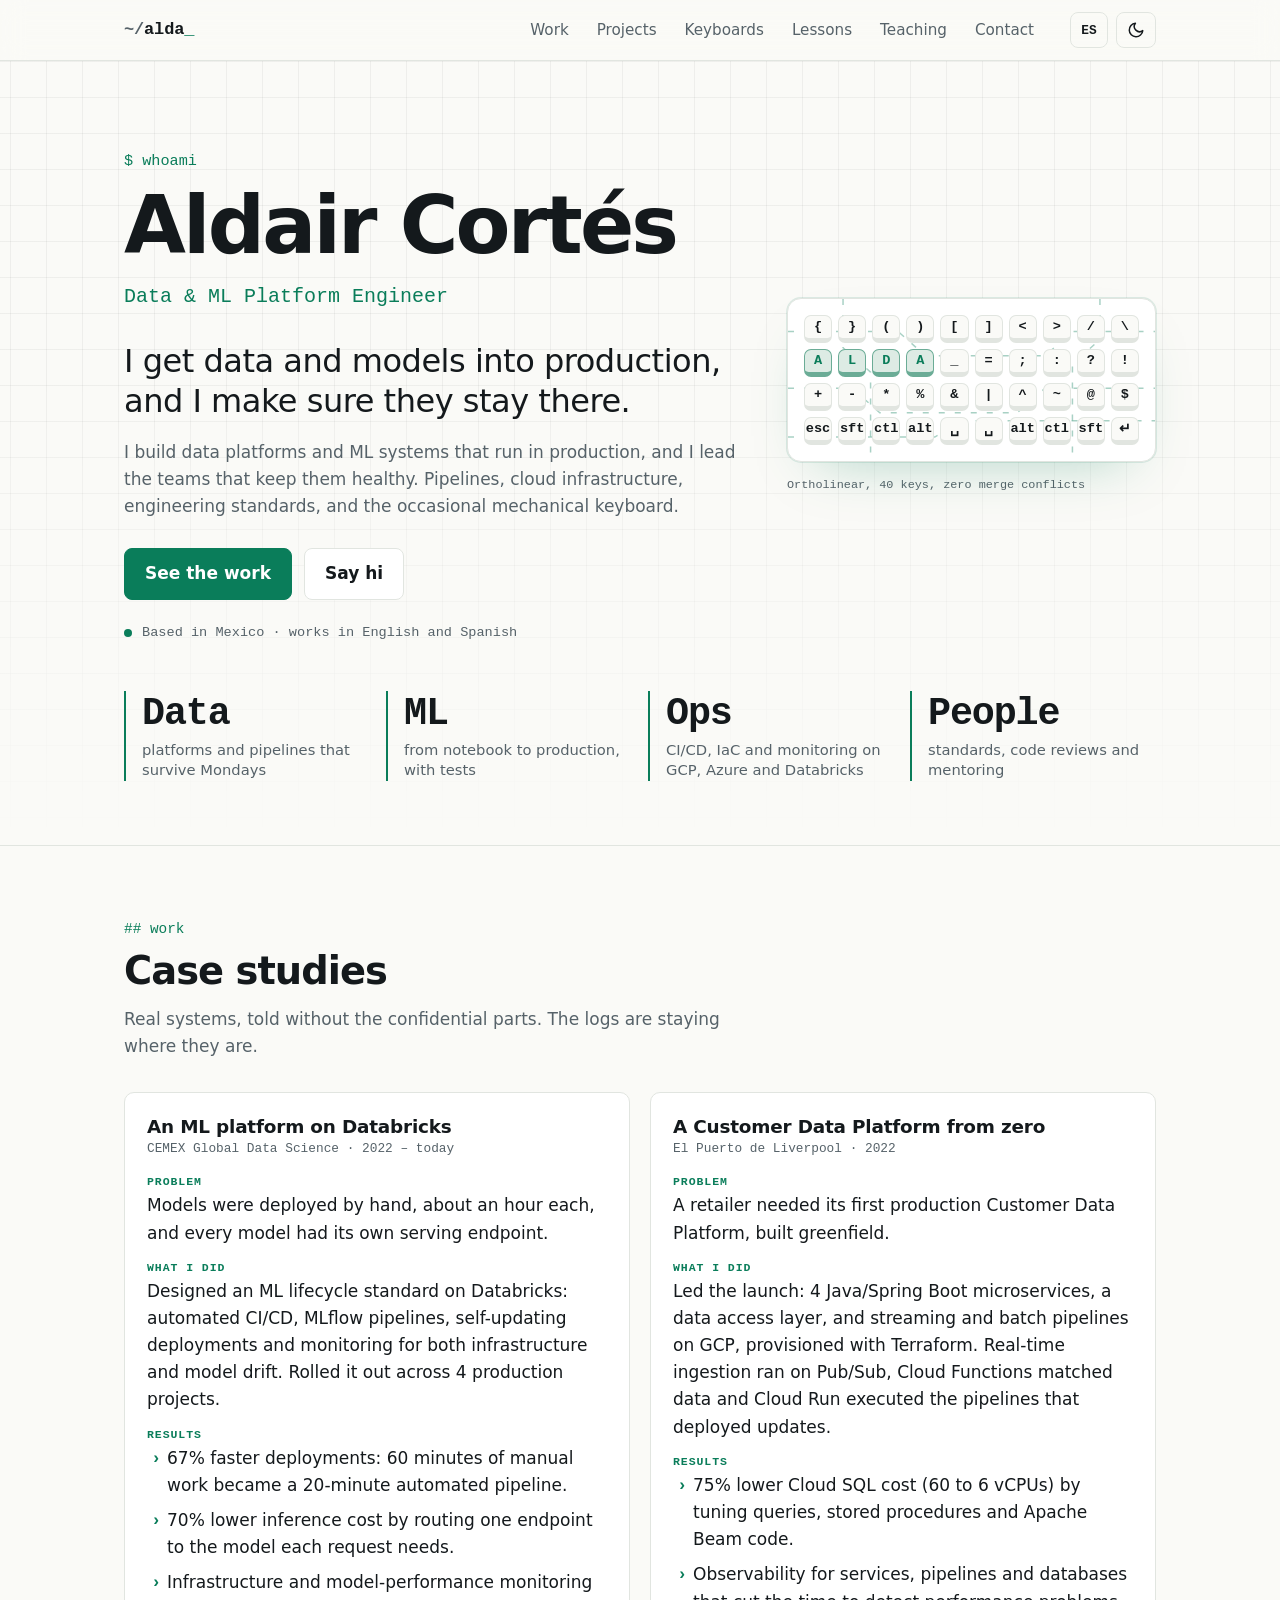
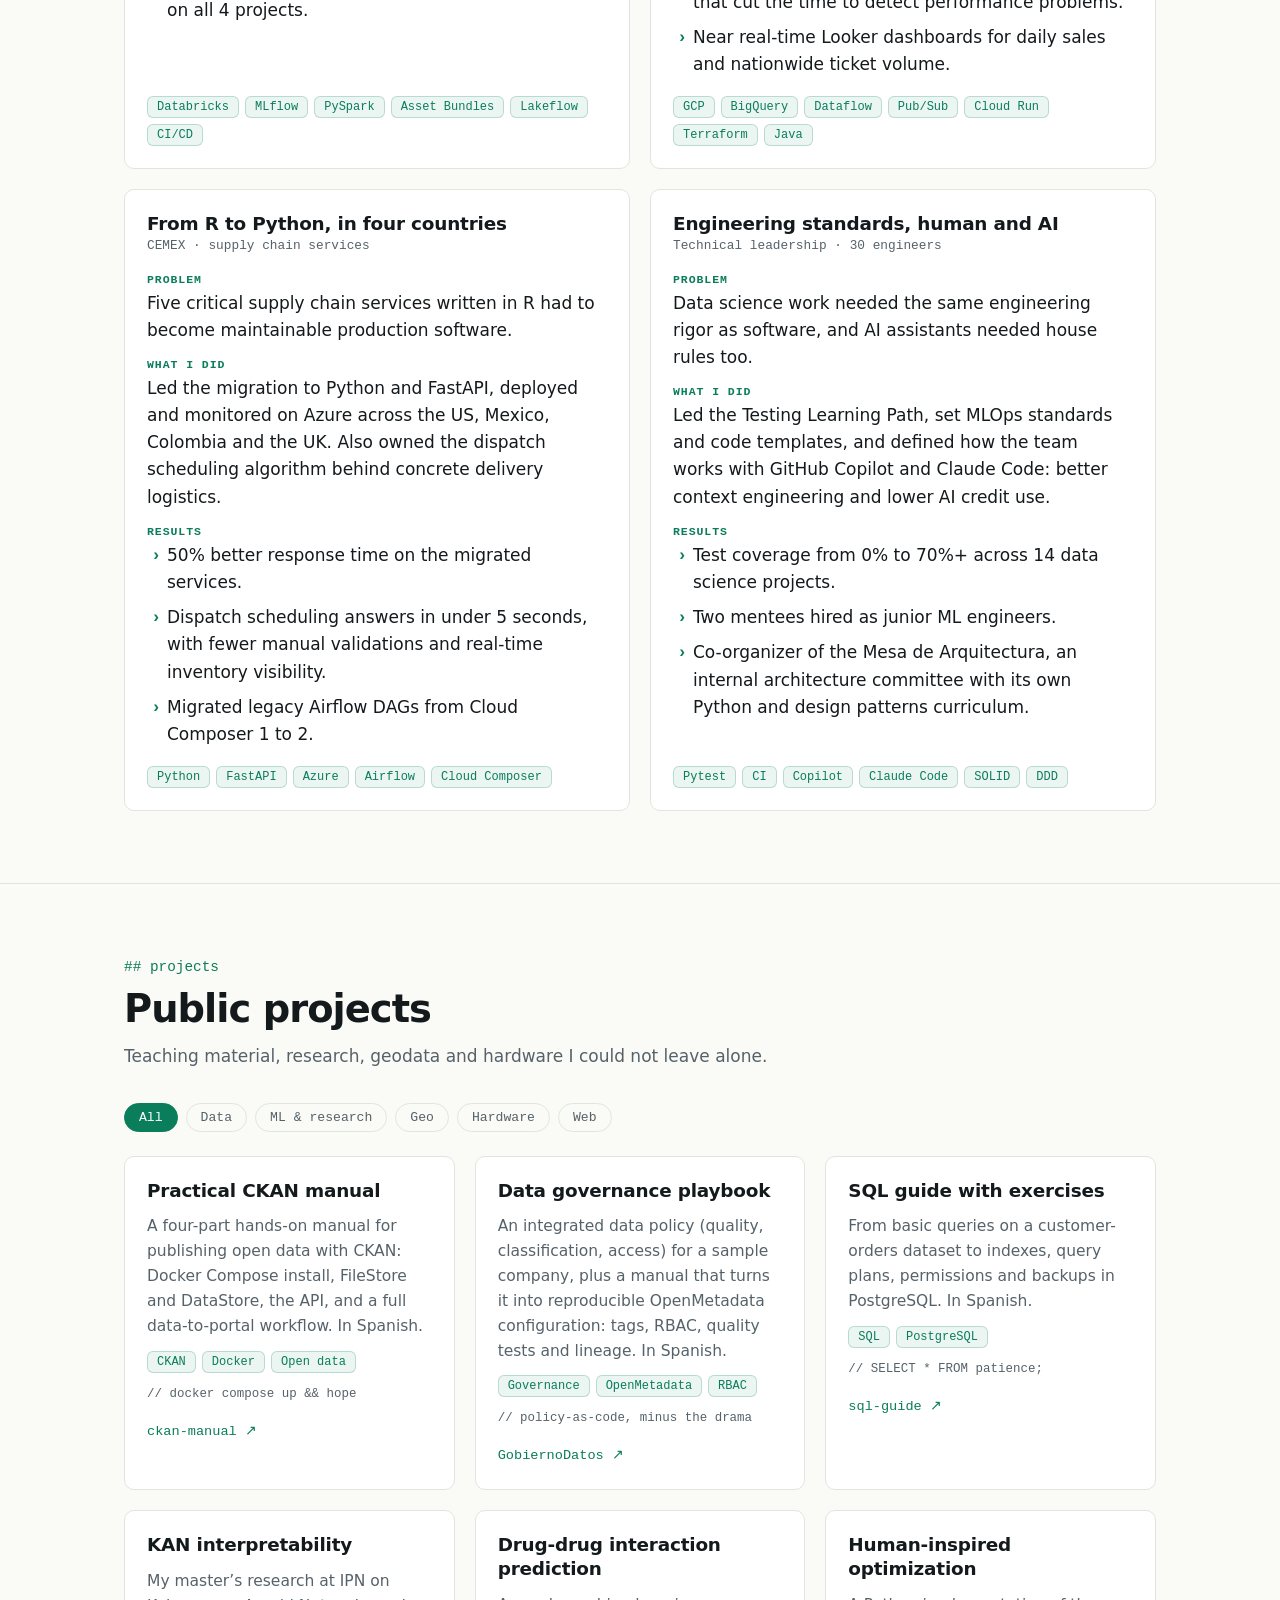
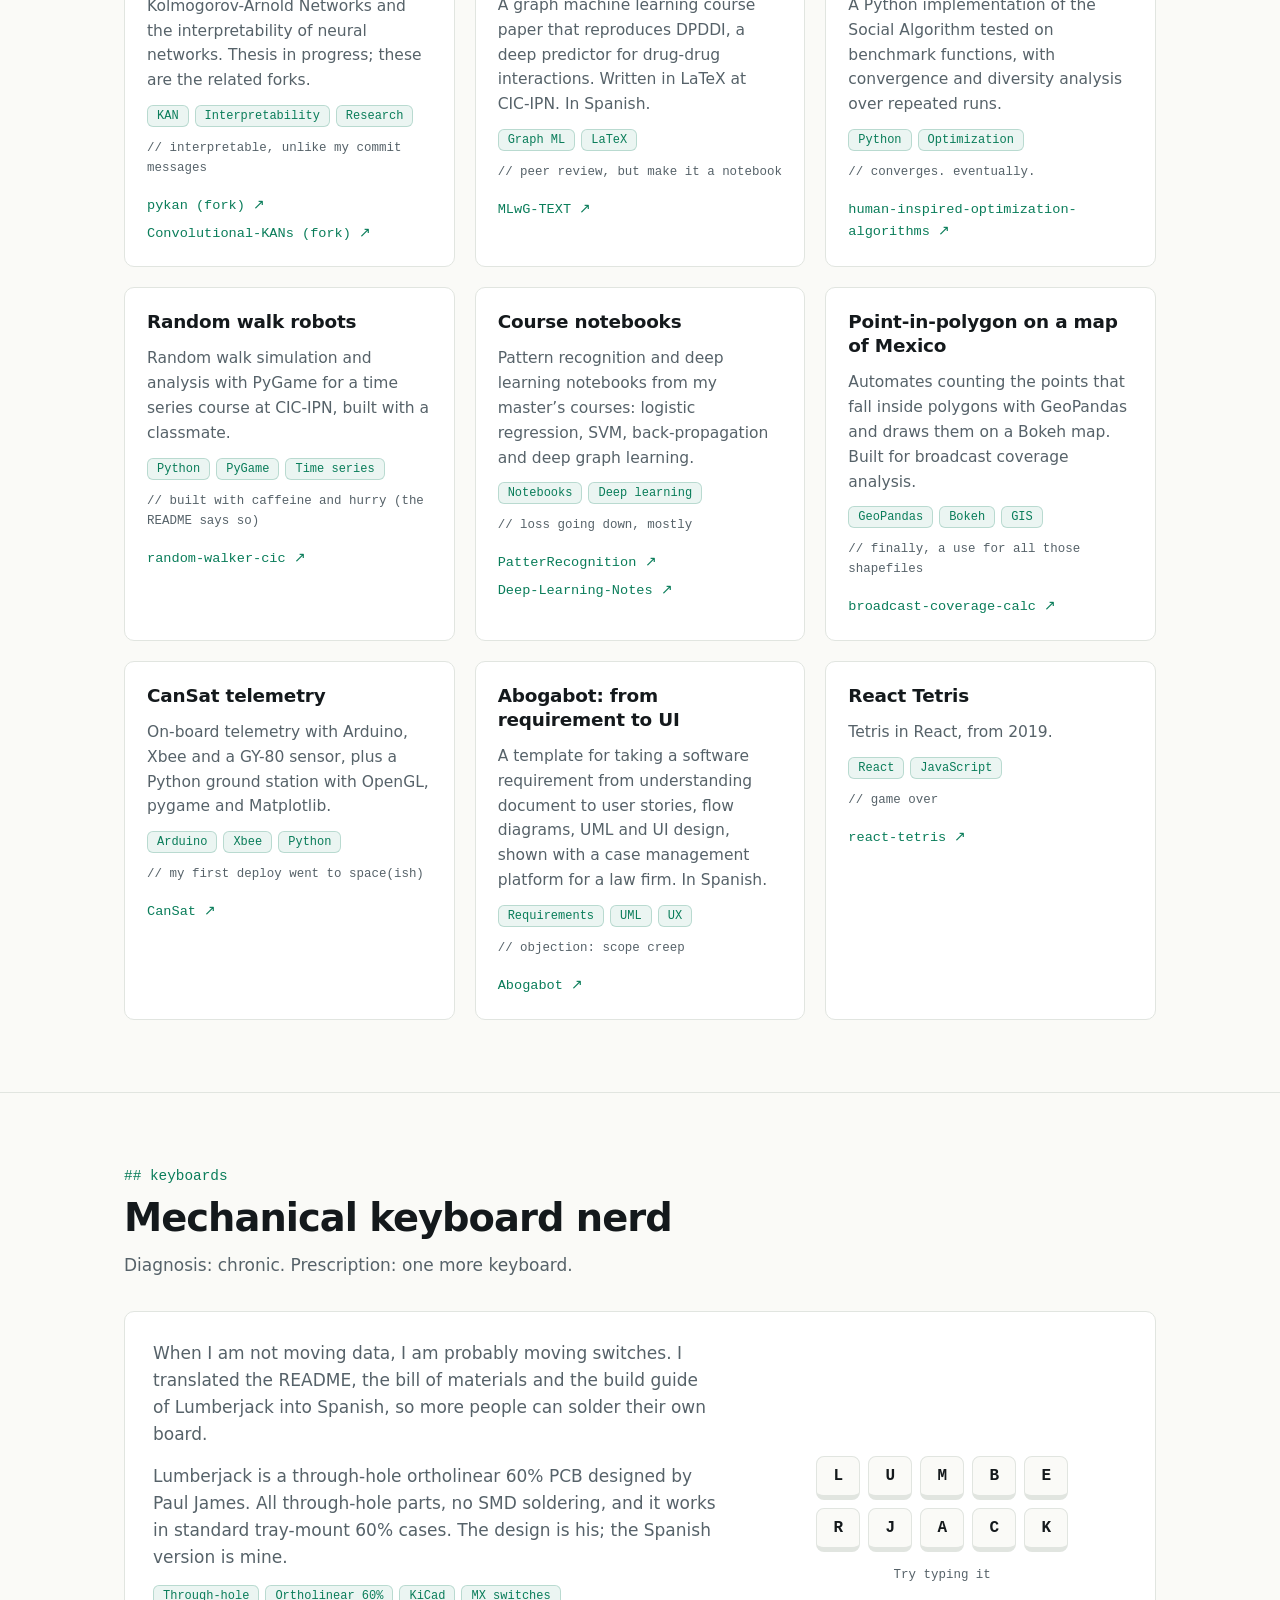
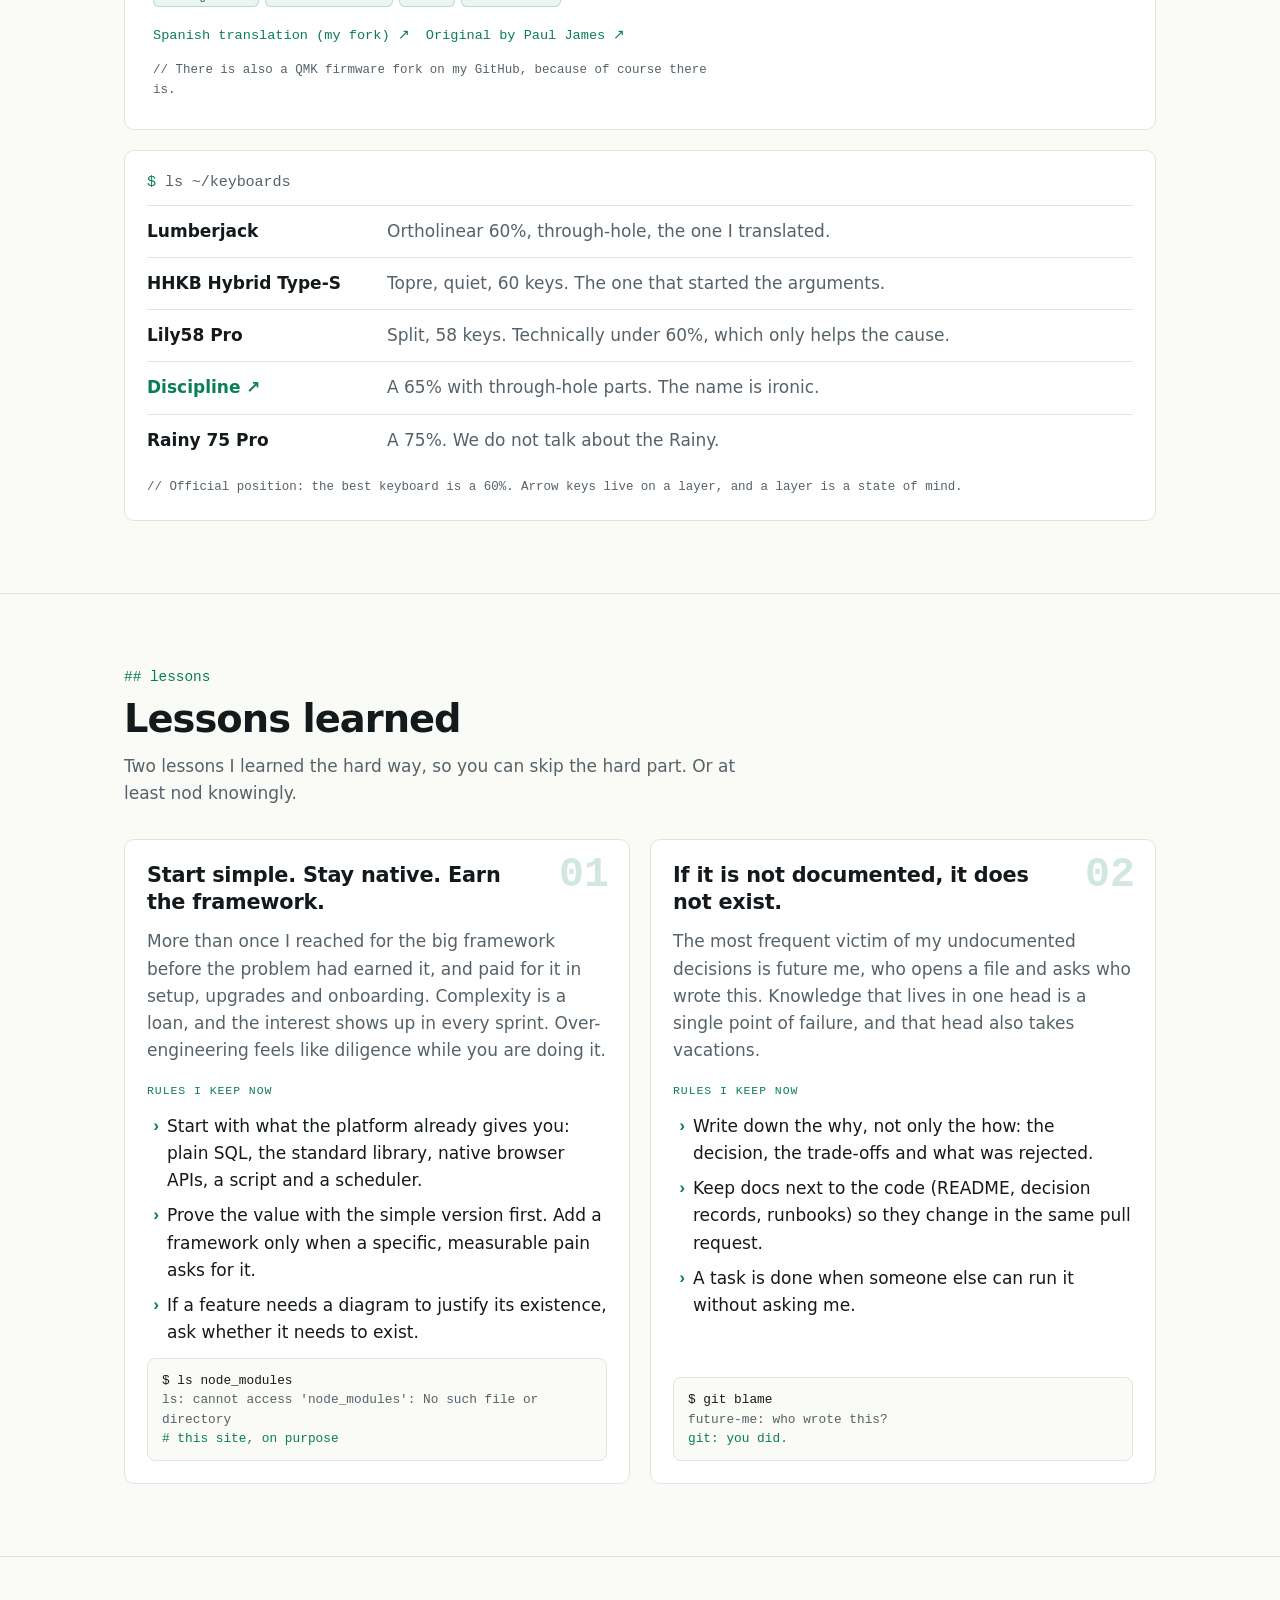
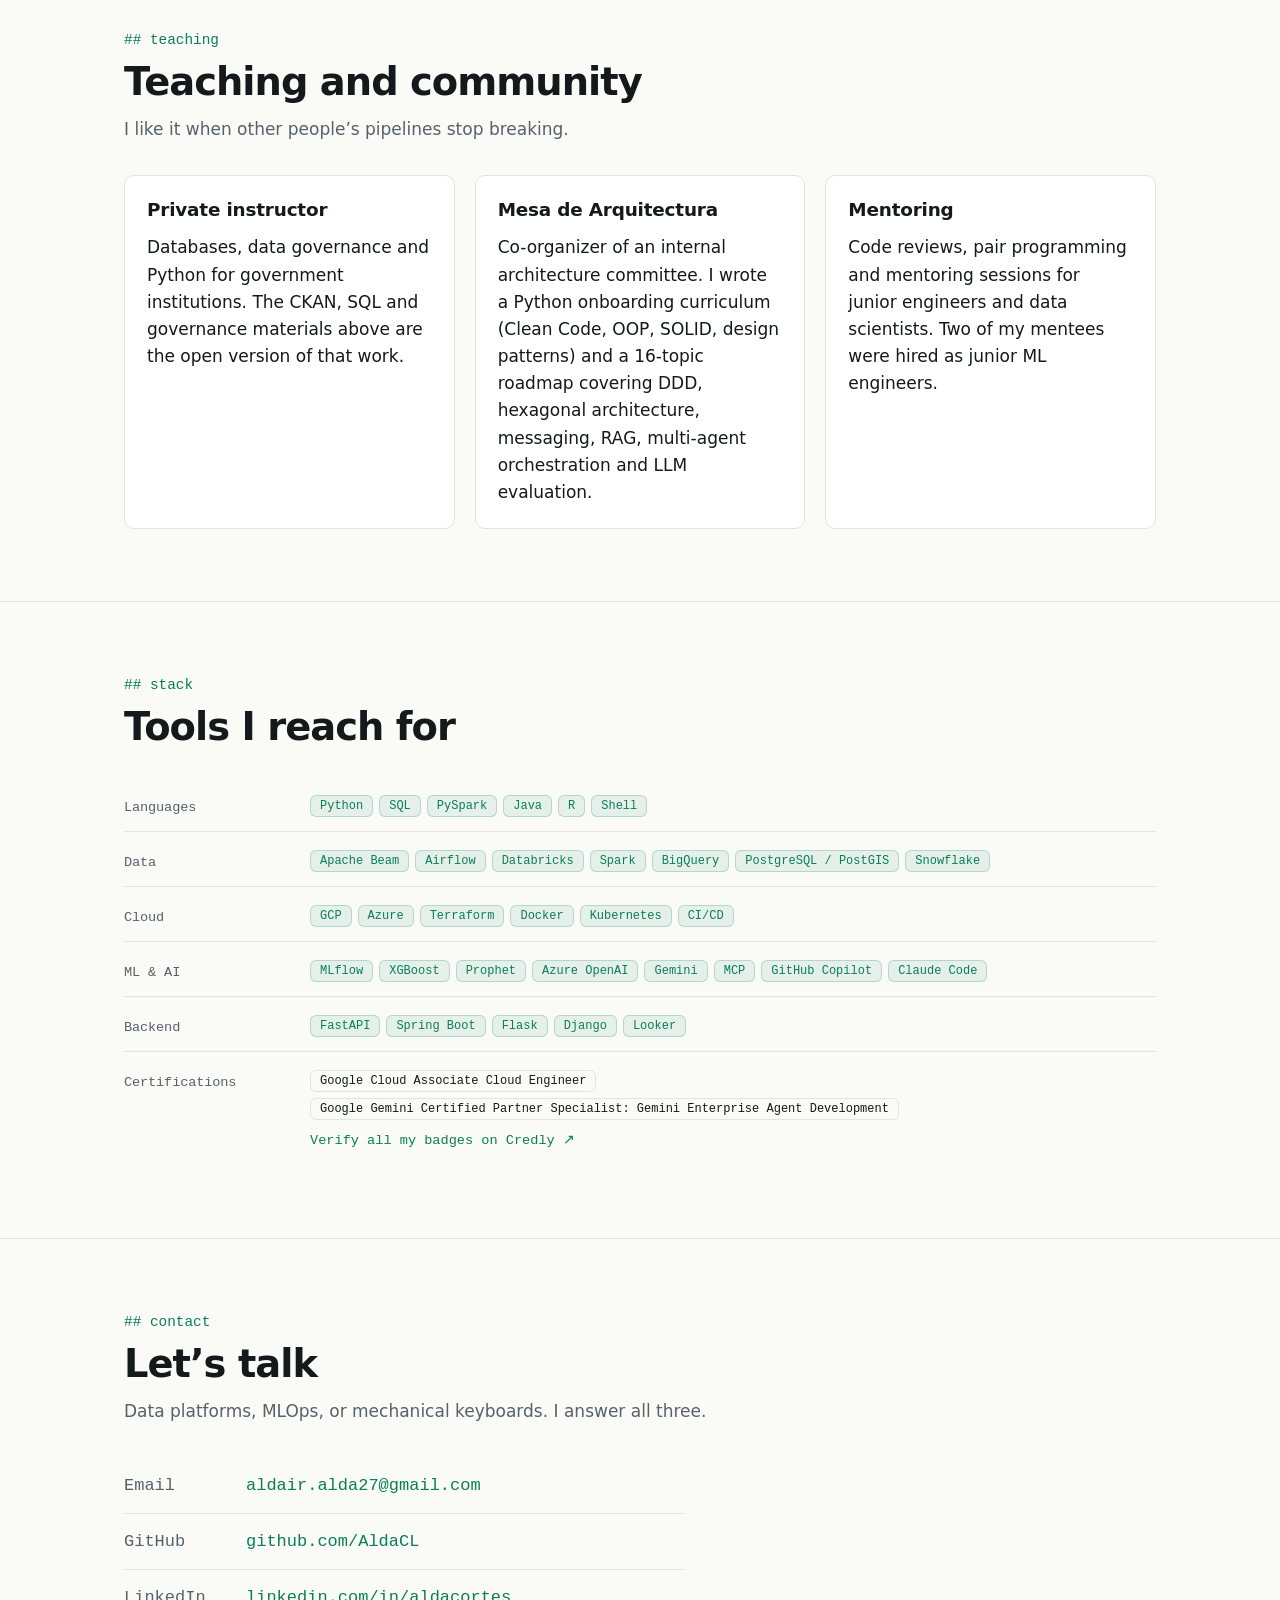
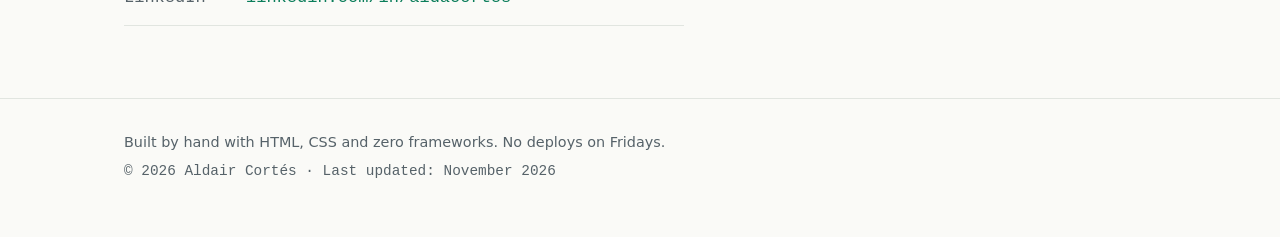
<file: index.html>
<!doctype html>
<html lang="en" data-theme="dark">
<head>
<meta charset="utf-8">
<meta name="viewport" content="width=device-width, initial-scale=1">
<title>Aldair Cortés — Data &amp; ML Platform Engineer</title>
<meta name="description" content="Data and ML platform engineer. Technical lead for 30 engineers. I build data pipelines and ML systems on GCP, Azure and Databricks, and I teach data governance, SQL and Python.">
<link rel="canonical" href="https://aldacl.github.io/">
<link rel="alternate" hreflang="en" href="https://aldacl.github.io/">
<link rel="alternate" hreflang="es" href="https://aldacl.github.io/es/">
<link rel="alternate" hreflang="x-default" href="https://aldacl.github.io/">
<meta property="og:type" content="website">
<meta property="og:title" content="Aldair Cortés — Data &amp; ML Platform Engineer">
<meta property="og:description" content="Data and ML platform engineer. Technical lead for 30 engineers. I build data pipelines and ML systems on GCP, Azure and Databricks, and I teach data governance, SQL and Python.">
<meta property="og:url" content="https://aldacl.github.io/">
<meta property="og:locale" content="en_US">
<meta property="og:locale:alternate" content="es_MX">
<meta name="twitter:card" content="summary">
<meta name="color-scheme" content="dark light">
<link rel="icon" href="assets/favicon.svg" type="image/svg+xml">
<script>(function(){try{var t=localStorage.getItem('theme');if(!t){t=matchMedia('(prefers-color-scheme: light)').matches?'light':'dark';}document.documentElement.setAttribute('data-theme',t);}catch(e){}})();</script>
<link rel="stylesheet" href="assets/styles.css">
<script type="application/ld+json">{"@context":"https://schema.org","@type":"Person","name":"Aldair Cortés","url":"https://aldacl.github.io/","jobTitle":"Data & ML Platform Engineer","sameAs":["https://github.com/AldaCL","https://linkedin.com/in/aldacortes","https://www.credly.com/users/aldair-cortes/badges"],"knowsAbout":["Data engineering","MLOps","Databricks","Google Cloud","Azure","Python","Data governance"]}</script>
</head>
<body>
<a class="skip" href="#main">Skip to content</a>
<header class="site-header">
  <div class="wrap bar">
    <a class="brand" href="#top" aria-label="Aldair Cortés"><span class="brand-path">~/</span>alda<span class="cursor" aria-hidden="true">_</span></a>
    <nav class="nav" aria-label="Main">
      <a href="#work">Work</a>
      <a href="#projects">Projects</a>
      <a href="#keyboards">Keyboards</a>
      <a href="#lessons">Lessons</a>
      <a href="#teaching">Teaching</a>
      <a href="#contact">Contact</a>
    </nav>
    <div class="controls">
      <a class="btn-ghost lang" href="es/" hreflang="es" lang="es" data-lang="es" title="Leer en español">ES</a>
      <button class="btn-ghost theme" type="button" aria-label="Toggle light / dark theme" title="Toggle light / dark theme">
        <svg class="i-sun" viewBox="0 0 24 24" width="18" height="18" aria-hidden="true"><circle cx="12" cy="12" r="4" fill="none" stroke="currentColor" stroke-width="2"/><path d="M12 2v2M12 20v2M4.9 4.9l1.4 1.4M17.7 17.7l1.4 1.4M2 12h2M20 12h2M4.9 19.1l1.4-1.4M17.7 6.3l1.4-1.4" stroke="currentColor" stroke-width="2" stroke-linecap="round"/></svg>
        <svg class="i-moon" viewBox="0 0 24 24" width="18" height="18" aria-hidden="true"><path d="M21 12.8A9 9 0 1 1 11.2 3a7 7 0 0 0 9.8 9.8z" fill="none" stroke="currentColor" stroke-width="2" stroke-linejoin="round"/></svg>
      </button>
    </div>
  </div>
</header>
<main id="main">
<section class="hero" id="top">
  <div class="wrap">
    <div class="hero-grid">
      <div class="hero-copy">
        <p class="kicker mono">$ whoami</p>
        <h1>Aldair Cortés</h1>
        <p class="role mono">Data &amp; ML Platform Engineer</p>
        <p class="lead">I get data and models into production, and I make sure they stay there.</p>
        <p class="sub">I build data platforms and ML systems that run in production, and I lead the teams that keep them healthy. Pipelines, cloud infrastructure, engineering standards, and the occasional mechanical keyboard.</p>
        <div class="cta">
          <a class="btn primary" href="#work">See the work</a>
          <a class="btn" href="#contact">Say hi</a>
        </div>
        <p class="status mono"><span class="dot" aria-hidden="true"></span>Based in Mexico · works in English and Spanish</p>
      </div>
      <div class="hero-art">
        <div class="art" data-art="keys" aria-hidden="true">
    <div class="board">
      <svg class="traces" viewBox="0 0 400 200" preserveAspectRatio="none" focusable="false">
        <path d="M0 40H120L150 70H280L310 40H400"/>
        <path d="M0 110H70L100 140H250L280 110H400"/>
        <path d="M0 170H160L190 150H400"/>
        <path d="M60 0V60L90 90V200"/>
        <path d="M340 0V50L310 80V200"/>
      </svg>
      <div class="keys"><span class="k" style="--d:0">{</span><span class="k" style="--d:1">}</span><span class="k" style="--d:2">(</span><span class="k" style="--d:3">)</span><span class="k" style="--d:4">[</span><span class="k" style="--d:5">]</span><span class="k" style="--d:6">&lt;</span><span class="k" style="--d:7">&gt;</span><span class="k" style="--d:8">/</span><span class="k" style="--d:9">\</span><span class="k hot" style="--d:1">A</span><span class="k hot" style="--d:2">L</span><span class="k hot" style="--d:3">D</span><span class="k hot" style="--d:4">A</span><span class="k" style="--d:5">_</span><span class="k" style="--d:6">=</span><span class="k" style="--d:7">;</span><span class="k" style="--d:8">:</span><span class="k" style="--d:9">?</span><span class="k" style="--d:10">!</span><span class="k" style="--d:2">+</span><span class="k" style="--d:3">-</span><span class="k" style="--d:4">*</span><span class="k" style="--d:5">%</span><span class="k" style="--d:6">&amp;</span><span class="k" style="--d:7">|</span><span class="k" style="--d:8">^</span><span class="k" style="--d:9">~</span><span class="k" style="--d:10">@</span><span class="k" style="--d:11">$</span><span class="k" style="--d:3">esc</span><span class="k" style="--d:4">sft</span><span class="k" style="--d:5">ctl</span><span class="k" style="--d:6">alt</span><span class="k" style="--d:7">␣</span><span class="k" style="--d:8">␣</span><span class="k" style="--d:9">alt</span><span class="k" style="--d:10">ctl</span><span class="k" style="--d:11">sft</span><span class="k" style="--d:12">↵</span></div>
    </div>
    <p class="art-cap mono">Ortholinear, 40 keys, zero merge conflicts</p>
  </div>
      </div>
    </div>
    <div class="stats">
      <div class="stat"><strong>Data</strong><span>platforms and pipelines that survive Mondays</span></div>
      <div class="stat"><strong>ML</strong><span>from notebook to production, with tests</span></div>
      <div class="stat"><strong>Ops</strong><span>CI/CD, IaC and monitoring on GCP, Azure and Databricks</span></div>
      <div class="stat"><strong>People</strong><span>standards, code reviews and mentoring</span></div>
    </div>
  </div>
</section>
<section class="section" id="work" aria-labelledby="work-title">
    <div class="wrap">
    <header class="section-head">
      <p class="label mono">## work</p>
      <h2 id="work-title">Case studies</h2>
      <p class="intro">Real systems, told without the confidential parts. The logs are staying where they are.</p>
    </header>
    <div class="grid cases">
      <article class="card case">
        <header><h3>An ML platform on Databricks</h3><p class="meta mono">CEMEX Global Data Science · 2022 – today</p></header>
        <dl>
          <dt>Problem</dt><dd>Models were deployed by hand, about an hour each, and every model had its own serving endpoint.</dd>
          <dt>What I did</dt><dd>Designed an ML lifecycle standard on Databricks: automated CI/CD, MLflow pipelines, self-updating deployments and monitoring for both infrastructure and model drift. Rolled it out across 4 production projects.</dd>
          <dt>Results</dt>
          <dd><ul class="results"><li>67% faster deployments: 60 minutes of manual work became a 20-minute automated pipeline.</li><li>70% lower inference cost by routing one endpoint to the model each request needs.</li><li>Infrastructure and model-performance monitoring on all 4 projects.</li></ul></dd>
        </dl>
        <ul class="chips "><li>Databricks</li><li>MLflow</li><li>PySpark</li><li>Asset Bundles</li><li>Lakeflow</li><li>CI/CD</li></ul>
      </article>
      <article class="card case">
        <header><h3>A Customer Data Platform from zero</h3><p class="meta mono">El Puerto de Liverpool · 2022</p></header>
        <dl>
          <dt>Problem</dt><dd>A retailer needed its first production Customer Data Platform, built greenfield.</dd>
          <dt>What I did</dt><dd>Led the launch: 4 Java/Spring Boot microservices, a data access layer, and streaming and batch pipelines on GCP, provisioned with Terraform. Real-time ingestion ran on Pub/Sub, Cloud Functions matched data and Cloud Run executed the pipelines that deployed updates.</dd>
          <dt>Results</dt>
          <dd><ul class="results"><li>75% lower Cloud SQL cost (60 to 6 vCPUs) by tuning queries, stored procedures and Apache Beam code.</li><li>Observability for services, pipelines and databases that cut the time to detect performance problems.</li><li>Near real-time Looker dashboards for daily sales and nationwide ticket volume.</li></ul></dd>
        </dl>
        <ul class="chips "><li>GCP</li><li>BigQuery</li><li>Dataflow</li><li>Pub/Sub</li><li>Cloud Run</li><li>Terraform</li><li>Java</li></ul>
      </article>
      <article class="card case">
        <header><h3>From R to Python, in four countries</h3><p class="meta mono">CEMEX · supply chain services</p></header>
        <dl>
          <dt>Problem</dt><dd>Five critical supply chain services written in R had to become maintainable production software.</dd>
          <dt>What I did</dt><dd>Led the migration to Python and FastAPI, deployed and monitored on Azure across the US, Mexico, Colombia and the UK. Also owned the dispatch scheduling algorithm behind concrete delivery logistics.</dd>
          <dt>Results</dt>
          <dd><ul class="results"><li>50% better response time on the migrated services.</li><li>Dispatch scheduling answers in under 5 seconds, with fewer manual validations and real-time inventory visibility.</li><li>Migrated legacy Airflow DAGs from Cloud Composer 1 to 2.</li></ul></dd>
        </dl>
        <ul class="chips "><li>Python</li><li>FastAPI</li><li>Azure</li><li>Airflow</li><li>Cloud Composer</li></ul>
      </article>
      <article class="card case">
        <header><h3>Engineering standards, human and AI</h3><p class="meta mono">Technical leadership · 30 engineers</p></header>
        <dl>
          <dt>Problem</dt><dd>Data science work needed the same engineering rigor as software, and AI assistants needed house rules too.</dd>
          <dt>What I did</dt><dd>Led the Testing Learning Path, set MLOps standards and code templates, and defined how the team works with GitHub Copilot and Claude Code: better context engineering and lower AI credit use.</dd>
          <dt>Results</dt>
          <dd><ul class="results"><li>Test coverage from 0% to 70%+ across 14 data science projects.</li><li>Two mentees hired as junior ML engineers.</li><li>Co-organizer of the Mesa de Arquitectura, an internal architecture committee with its own Python and design patterns curriculum.</li></ul></dd>
        </dl>
        <ul class="chips "><li>Pytest</li><li>CI</li><li>Copilot</li><li>Claude Code</li><li>SOLID</li><li>DDD</li></ul>
      </article>
    </div>
    </div>
  </section>
<section class="section" id="projects" aria-labelledby="projects-title">
    <div class="wrap">
    <header class="section-head">
      <p class="label mono">## projects</p>
      <h2 id="projects-title">Public projects</h2>
      <p class="intro">Teaching material, research, geodata and hardware I could not leave alone.</p>
    </header>
    <div class="filters" role="group" aria-label="Filter projects" hidden>
      <button type="button" class="filter" data-filter="all" aria-pressed="true">All</button>
      <button type="button" class="filter" data-filter="data" aria-pressed="false">Data</button>
      <button type="button" class="filter" data-filter="ml" aria-pressed="false">ML &amp; research</button>
      <button type="button" class="filter" data-filter="geo" aria-pressed="false">Geo</button>
      <button type="button" class="filter" data-filter="hw" aria-pressed="false">Hardware</button>
      <button type="button" class="filter" data-filter="web" aria-pressed="false">Web</button>
    </div>
    <div class="grid projects">
      <article class="card project" data-tags="data">
        <h3>Practical CKAN manual</h3>
        <p>A four-part hands-on manual for publishing open data with CKAN: Docker Compose install, FileStore and DataStore, the API, and a full data-to-portal workflow. In Spanish.</p>
        <ul class="chips "><li>CKAN</li><li>Docker</li><li>Open data</li></ul>
        <p class="note mono">// docker compose up &amp;&amp; hope</p>
        <p class="links mono"><a href="https://github.com/AldaCL/ckan-manual" target="_blank" rel="noopener noreferrer">ckan-manual<span aria-hidden="true"> ↗</span></a></p>
      </article>
      <article class="card project" data-tags="data">
        <h3>Data governance playbook</h3>
        <p>An integrated data policy (quality, classification, access) for a sample company, plus a manual that turns it into reproducible OpenMetadata configuration: tags, RBAC, quality tests and lineage. In Spanish.</p>
        <ul class="chips "><li>Governance</li><li>OpenMetadata</li><li>RBAC</li></ul>
        <p class="note mono">// policy-as-code, minus the drama</p>
        <p class="links mono"><a href="https://github.com/AldaCL/GobiernoDatos" target="_blank" rel="noopener noreferrer">GobiernoDatos<span aria-hidden="true"> ↗</span></a></p>
      </article>
      <article class="card project" data-tags="data">
        <h3>SQL guide with exercises</h3>
        <p>From basic queries on a customer-orders dataset to indexes, query plans, permissions and backups in PostgreSQL. In Spanish.</p>
        <ul class="chips "><li>SQL</li><li>PostgreSQL</li></ul>
        <p class="note mono">// SELECT * FROM patience;</p>
        <p class="links mono"><a href="https://github.com/AldaCL/sql-guide" target="_blank" rel="noopener noreferrer">sql-guide<span aria-hidden="true"> ↗</span></a></p>
      </article>
      <article class="card project" data-tags="ml">
        <h3>KAN interpretability</h3>
        <p>My master’s research at IPN on Kolmogorov-Arnold Networks and the interpretability of neural networks. Thesis in progress; these are the related forks.</p>
        <ul class="chips "><li>KAN</li><li>Interpretability</li><li>Research</li></ul>
        <p class="note mono">// interpretable, unlike my commit messages</p>
        <p class="links mono"><a href="https://github.com/AldaCL/pykan" target="_blank" rel="noopener noreferrer">pykan (fork)<span aria-hidden="true"> ↗</span></a><a href="https://github.com/AldaCL/Convolutional-KANs" target="_blank" rel="noopener noreferrer">Convolutional-KANs (fork)<span aria-hidden="true"> ↗</span></a></p>
      </article>
      <article class="card project" data-tags="ml">
        <h3>Drug-drug interaction prediction</h3>
        <p>A graph machine learning course paper that reproduces DPDDI, a deep predictor for drug-drug interactions. Written in LaTeX at CIC-IPN. In Spanish.</p>
        <ul class="chips "><li>Graph ML</li><li>LaTeX</li></ul>
        <p class="note mono">// peer review, but make it a notebook</p>
        <p class="links mono"><a href="https://github.com/AldaCL/MLwG-TEXT" target="_blank" rel="noopener noreferrer">MLwG-TEXT<span aria-hidden="true"> ↗</span></a></p>
      </article>
      <article class="card project" data-tags="ml">
        <h3>Human-inspired optimization</h3>
        <p>A Python implementation of the Social Algorithm tested on benchmark functions, with convergence and diversity analysis over repeated runs.</p>
        <ul class="chips "><li>Python</li><li>Optimization</li></ul>
        <p class="note mono">// converges. eventually.</p>
        <p class="links mono"><a href="https://github.com/AldaCL/human-inspired-optimization-algorithms" target="_blank" rel="noopener noreferrer">human-inspired-optimization-algorithms<span aria-hidden="true"> ↗</span></a></p>
      </article>
      <article class="card project" data-tags="ml">
        <h3>Random walk robots</h3>
        <p>Random walk simulation and analysis with PyGame for a time series course at CIC-IPN, built with a classmate.</p>
        <ul class="chips "><li>Python</li><li>PyGame</li><li>Time series</li></ul>
        <p class="note mono">// built with caffeine and hurry (the README says so)</p>
        <p class="links mono"><a href="https://github.com/AldaCL/random-walker-cic" target="_blank" rel="noopener noreferrer">random-walker-cic<span aria-hidden="true"> ↗</span></a></p>
      </article>
      <article class="card project" data-tags="ml">
        <h3>Course notebooks</h3>
        <p>Pattern recognition and deep learning notebooks from my master’s courses: logistic regression, SVM, back-propagation and deep graph learning.</p>
        <ul class="chips "><li>Notebooks</li><li>Deep learning</li></ul>
        <p class="note mono">// loss going down, mostly</p>
        <p class="links mono"><a href="https://github.com/AldaCL/PatterRecognition" target="_blank" rel="noopener noreferrer">PatterRecognition<span aria-hidden="true"> ↗</span></a><a href="https://github.com/AldaCL/Deep-Learning-Notes" target="_blank" rel="noopener noreferrer">Deep-Learning-Notes<span aria-hidden="true"> ↗</span></a></p>
      </article>
      <article class="card project" data-tags="geo">
        <h3>Point-in-polygon on a map of Mexico</h3>
        <p>Automates counting the points that fall inside polygons with GeoPandas and draws them on a Bokeh map. Built for broadcast coverage analysis.</p>
        <ul class="chips "><li>GeoPandas</li><li>Bokeh</li><li>GIS</li></ul>
        <p class="note mono">// finally, a use for all those shapefiles</p>
        <p class="links mono"><a href="https://github.com/AldaCL/broadcast-coverage-calc" target="_blank" rel="noopener noreferrer">broadcast-coverage-calc<span aria-hidden="true"> ↗</span></a></p>
      </article>
      <article class="card project" data-tags="hw">
        <h3>CanSat telemetry</h3>
        <p>On-board telemetry with Arduino, Xbee and a GY-80 sensor, plus a Python ground station with OpenGL, pygame and Matplotlib.</p>
        <ul class="chips "><li>Arduino</li><li>Xbee</li><li>Python</li></ul>
        <p class="note mono">// my first deploy went to space(ish)</p>
        <p class="links mono"><a href="https://github.com/AldaCL/CanSat" target="_blank" rel="noopener noreferrer">CanSat<span aria-hidden="true"> ↗</span></a></p>
      </article>
      <article class="card project" data-tags="web">
        <h3>Abogabot: from requirement to UI</h3>
        <p>A template for taking a software requirement from understanding document to user stories, flow diagrams, UML and UI design, shown with a case management platform for a law firm. In Spanish.</p>
        <ul class="chips "><li>Requirements</li><li>UML</li><li>UX</li></ul>
        <p class="note mono">// objection: scope creep</p>
        <p class="links mono"><a href="https://github.com/AldaCL/Abogabot" target="_blank" rel="noopener noreferrer">Abogabot<span aria-hidden="true"> ↗</span></a></p>
      </article>
      <article class="card project" data-tags="web">
        <h3>React Tetris</h3>
        <p>Tetris in React, from 2019.</p>
        <ul class="chips "><li>React</li><li>JavaScript</li></ul>
        <p class="note mono">// game over</p>
        <p class="links mono"><a href="https://github.com/AldaCL/react-tetris" target="_blank" rel="noopener noreferrer">react-tetris<span aria-hidden="true"> ↗</span></a></p>
      </article>
    </div>
    </div>
  </section>
<section class="section" id="keyboards" aria-labelledby="keyboards-title">
    <div class="wrap">
    <header class="section-head">
      <p class="label mono">## keyboards</p>
      <h2 id="keyboards-title">Mechanical keyboard nerd</h2>
      <p class="intro">Diagnosis: chronic. Prescription: one more keyboard.</p>
    </header>
    <div class="card kb">
      <div class="kb-text">
        <p>When I am not moving data, I am probably moving switches. I translated the README, the bill of materials and the build guide of Lumberjack into Spanish, so more people can solder their own board.</p>
        <p>Lumberjack is a through-hole ortholinear 60% PCB designed by Paul James. All through-hole parts, no SMD soldering, and it works in standard tray-mount 60% cases. The design is his; the Spanish version is mine.</p>
        <ul class="chips "><li>Through-hole</li><li>Ortholinear 60%</li><li>KiCad</li><li>MX switches</li></ul>
        <p class="links mono"><a href="https://github.com/AldaCL/lumberjack-keyboard" target="_blank" rel="noopener noreferrer">Spanish translation (my fork)<span aria-hidden="true"> ↗</span></a><a href="https://github.com/peej/lumberjack-keyboard" target="_blank" rel="noopener noreferrer">Original by Paul James<span aria-hidden="true"> ↗</span></a></p>
        <p class="note mono">// There is also a QMK firmware fork on my GitHub, because of course there is.</p>
      </div>
      <div class="kb-keys" aria-hidden="true">
        <div class="keycaps"><span class="keycap" data-key="L">L</span><span class="keycap" data-key="U">U</span><span class="keycap" data-key="M">M</span><span class="keycap" data-key="B">B</span><span class="keycap" data-key="E">E</span><span class="keycap" data-key="R">R</span><span class="keycap" data-key="J">J</span><span class="keycap" data-key="A">A</span><span class="keycap" data-key="C">C</span><span class="keycap" data-key="K">K</span></div>
        <p class="hint mono">Try typing it</p>
      </div>
    </div>
    <div class="card collection" data-egg="60% supremacy confirmed. Every key beyond sixty is a layer you have not learned yet.">
      <h3 class="mono"><span class="p-cmd">$</span> ls ~/keyboards</h3>
      <ul class="kb-list">
        <li><span class="kb-name">Lumberjack</span><span class="kb-note">Ortholinear 60%, through-hole, the one I translated.</span></li>
        <li><span class="kb-name">HHKB Hybrid Type-S</span><span class="kb-note">Topre, quiet, 60 keys. The one that started the arguments.</span></li>
        <li><span class="kb-name">Lily58 Pro</span><span class="kb-note">Split, 58 keys. Technically under 60%, which only helps the cause.</span></li>
        <li><span class="kb-name"><a href="https://github.com/coseyfannitutti/discipline" target="_blank" rel="noopener noreferrer">Discipline<span aria-hidden="true"> ↗</span></a></span><span class="kb-note">A 65% with through-hole parts. The name is ironic.</span></li>
        <li><span class="kb-name">Rainy 75 Pro</span><span class="kb-note">A 75%. We do not talk about the Rainy.</span></li>
      </ul>
      <p class="note mono">// Official position: the best keyboard is a 60%. Arrow keys live on a layer, and a layer is a state of mind.</p>
    </div>
    </div>
  </section>
<section class="section" id="lessons" aria-labelledby="lessons-title">
    <div class="wrap">
    <header class="section-head">
      <p class="label mono">## lessons</p>
      <h2 id="lessons-title">Lessons learned</h2>
      <p class="intro">Two lessons I learned the hard way, so you can skip the hard part. Or at least nod knowingly.</p>
    </header>
    <div class="grid lessons">
      <article class="card lesson">
        <p class="lesson-num mono" aria-hidden="true">01</p>
        <h3>Start simple. Stay native. Earn the framework.</h3>
        <p class="story">More than once I reached for the big framework before the problem had earned it, and paid for it in setup, upgrades and onboarding. Complexity is a loan, and the interest shows up in every sprint. Over-engineering feels like diligence while you are doing it.</p>
        <p class="rules-label mono">Rules I keep now</p>
        <ul class="results"><li>Start with what the platform already gives you: plain SQL, the standard library, native browser APIs, a script and a scheduler.</li><li>Prove the value with the simple version first. Add a framework only when a specific, measurable pain asks for it.</li><li>If a feature needs a diagram to justify its existence, ask whether it needs to exist.</li></ul>
        <pre class="proof mono" aria-label="$ ls node_modules ls: cannot access 'node_modules': No such file or directory # this site, on purpose"><span class="p-cmd">$ ls node_modules</span>
ls: cannot access 'node_modules': No such file or directory
<span class="p-note"># this site, on purpose</span></pre>
      </article>
      <article class="card lesson">
        <p class="lesson-num mono" aria-hidden="true">02</p>
        <h3>If it is not documented, it does not exist.</h3>
        <p class="story">The most frequent victim of my undocumented decisions is future me, who opens a file and asks who wrote this. Knowledge that lives in one head is a single point of failure, and that head also takes vacations.</p>
        <p class="rules-label mono">Rules I keep now</p>
        <ul class="results"><li>Write down the why, not only the how: the decision, the trade-offs and what was rejected.</li><li>Keep docs next to the code (README, decision records, runbooks) so they change in the same pull request.</li><li>A task is done when someone else can run it without asking me.</li></ul>
        <pre class="proof mono" aria-label="$ git blame future-me: who wrote this? git: you did."><span class="p-cmd">$ git blame</span>
future-me: who wrote this?
<span class="p-note">git: you did.</span></pre>
      </article>
    </div>
    </div>
  </section>
<section class="section" id="teaching" aria-labelledby="teaching-title">
    <div class="wrap">
    <header class="section-head">
      <p class="label mono">## teaching</p>
      <h2 id="teaching-title">Teaching and community</h2>
      <p class="intro">I like it when other people’s pipelines stop breaking.</p>
    </header>
    <div class="grid three">
      <article class="card"><h3>Private instructor</h3><p>Databases, data governance and Python for government institutions. The CKAN, SQL and governance materials above are the open version of that work.</p></article>
      <article class="card"><h3>Mesa de Arquitectura</h3><p>Co-organizer of an internal architecture committee. I wrote a Python onboarding curriculum (Clean Code, OOP, SOLID, design patterns) and a 16-topic roadmap covering DDD, hexagonal architecture, messaging, RAG, multi-agent orchestration and LLM evaluation.</p></article>
      <article class="card"><h3>Mentoring</h3><p>Code reviews, pair programming and mentoring sessions for junior engineers and data scientists. Two of my mentees were hired as junior ML engineers.</p></article>
    </div>
    </div>
  </section>
<section class="section" id="stack" aria-labelledby="stack-title">
    <div class="wrap">
    <header class="section-head">
      <p class="label mono">## stack</p>
      <h2 id="stack-title">Tools I reach for</h2>
    </header>
    <div class="stack">
      <div class="stack-row"><h3 class="mono">Languages</h3><ul class="chips "><li>Python</li><li>SQL</li><li>PySpark</li><li>Java</li><li>R</li><li>Shell</li></ul></div>
      <div class="stack-row"><h3 class="mono">Data</h3><ul class="chips "><li>Apache Beam</li><li>Airflow</li><li>Databricks</li><li>Spark</li><li>BigQuery</li><li>PostgreSQL / PostGIS</li><li>Snowflake</li></ul></div>
      <div class="stack-row"><h3 class="mono">Cloud</h3><ul class="chips "><li>GCP</li><li>Azure</li><li>Terraform</li><li>Docker</li><li>Kubernetes</li><li>CI/CD</li></ul></div>
      <div class="stack-row"><h3 class="mono">ML &amp; AI</h3><ul class="chips "><li>MLflow</li><li>XGBoost</li><li>Prophet</li><li>Azure OpenAI</li><li>Gemini</li><li>MCP</li><li>GitHub Copilot</li><li>Claude Code</li></ul></div>
      <div class="stack-row"><h3 class="mono">Backend</h3><ul class="chips "><li>FastAPI</li><li>Spring Boot</li><li>Flask</li><li>Django</li><li>Looker</li></ul></div>
      <div class="stack-row"><h3 class="mono">Certifications</h3><div class="certs-col"><ul class="chips certs"><li><a href="https://www.credly.com/users/aldair-cortes/badges" target="_blank" rel="noopener noreferrer">Google Cloud Associate Cloud Engineer</a></li><li><a href="https://www.credly.com/badges/3b1ee0af-36d6-4301-afb7-e523a8664338" target="_blank" rel="noopener noreferrer">Google Gemini Certified Partner Specialist: Gemini Enterprise Agent Development</a></li></ul><p class="links mono"><a href="https://www.credly.com/users/aldair-cortes/badges" target="_blank" rel="noopener noreferrer">Verify all my badges on Credly<span aria-hidden="true"> ↗</span></a></p></div></div>
    </div>
    </div>
  </section>
<section class="section contact" id="contact" aria-labelledby="contact-title">
    <div class="wrap">
    <header class="section-head">
      <p class="label mono">## contact</p>
      <h2 id="contact-title">Let’s talk</h2>
      <p class="intro">Data platforms, MLOps, or mechanical keyboards. I answer all three.</p>
    </header>
    <ul class="contact-list mono">
      <li><span>Email</span><a href="mailto:aldair.alda27@gmail.com">aldair.alda27@gmail.com</a></li>
      <li><span>GitHub</span><a href="https://github.com/AldaCL" target="_blank" rel="noopener noreferrer">github.com/AldaCL</a></li>
      <li><span>LinkedIn</span><a href="https://linkedin.com/in/aldacortes" target="_blank" rel="noopener noreferrer">linkedin.com/in/aldacortes</a></li>
    </ul>
    </div>
  </section>
</main>
<footer class="site-footer">
  <div class="wrap">
    <p>Built by hand with HTML, CSS and zero frameworks. No deploys on Fridays.</p>
    <p class="mono">© 2026 Aldair Cortés · Last updated: November 2026</p>
  </div>
</footer>
<script src="assets/main.js" defer></script>
</body>
</html>
</file>
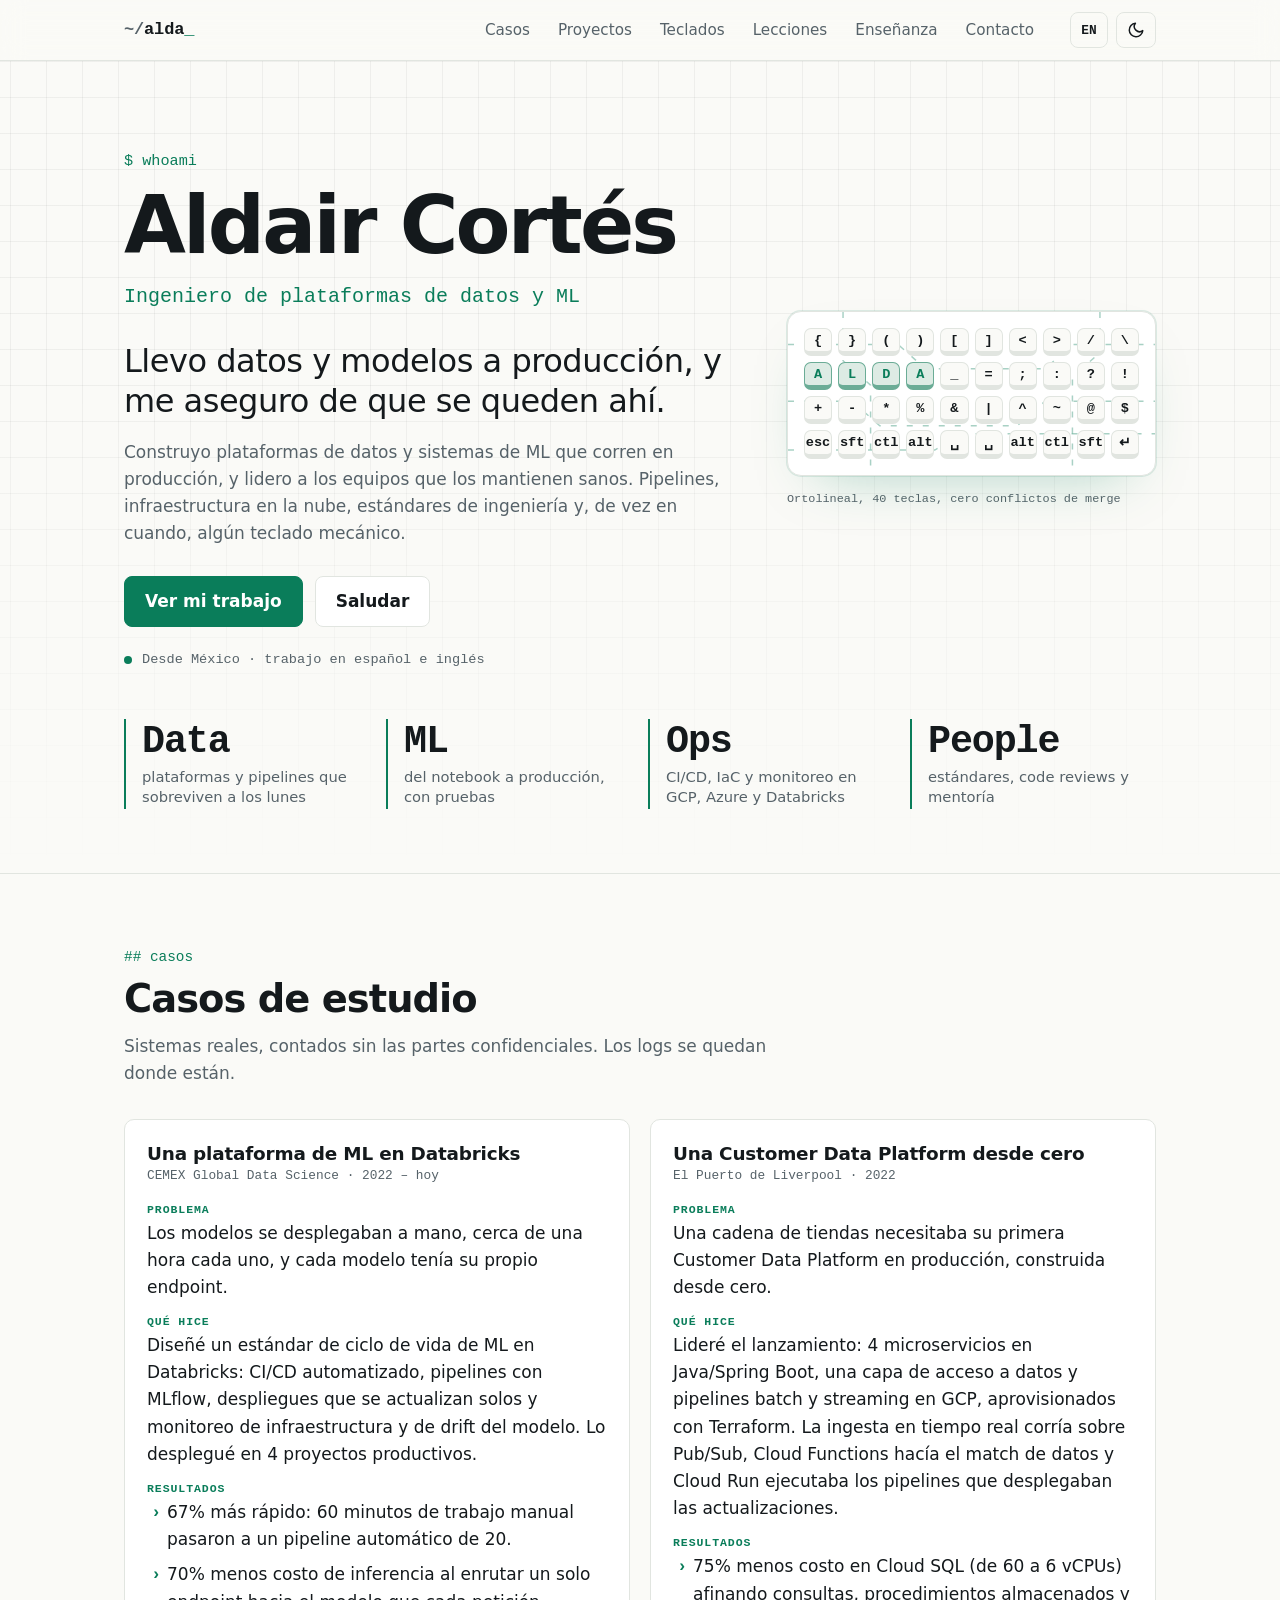
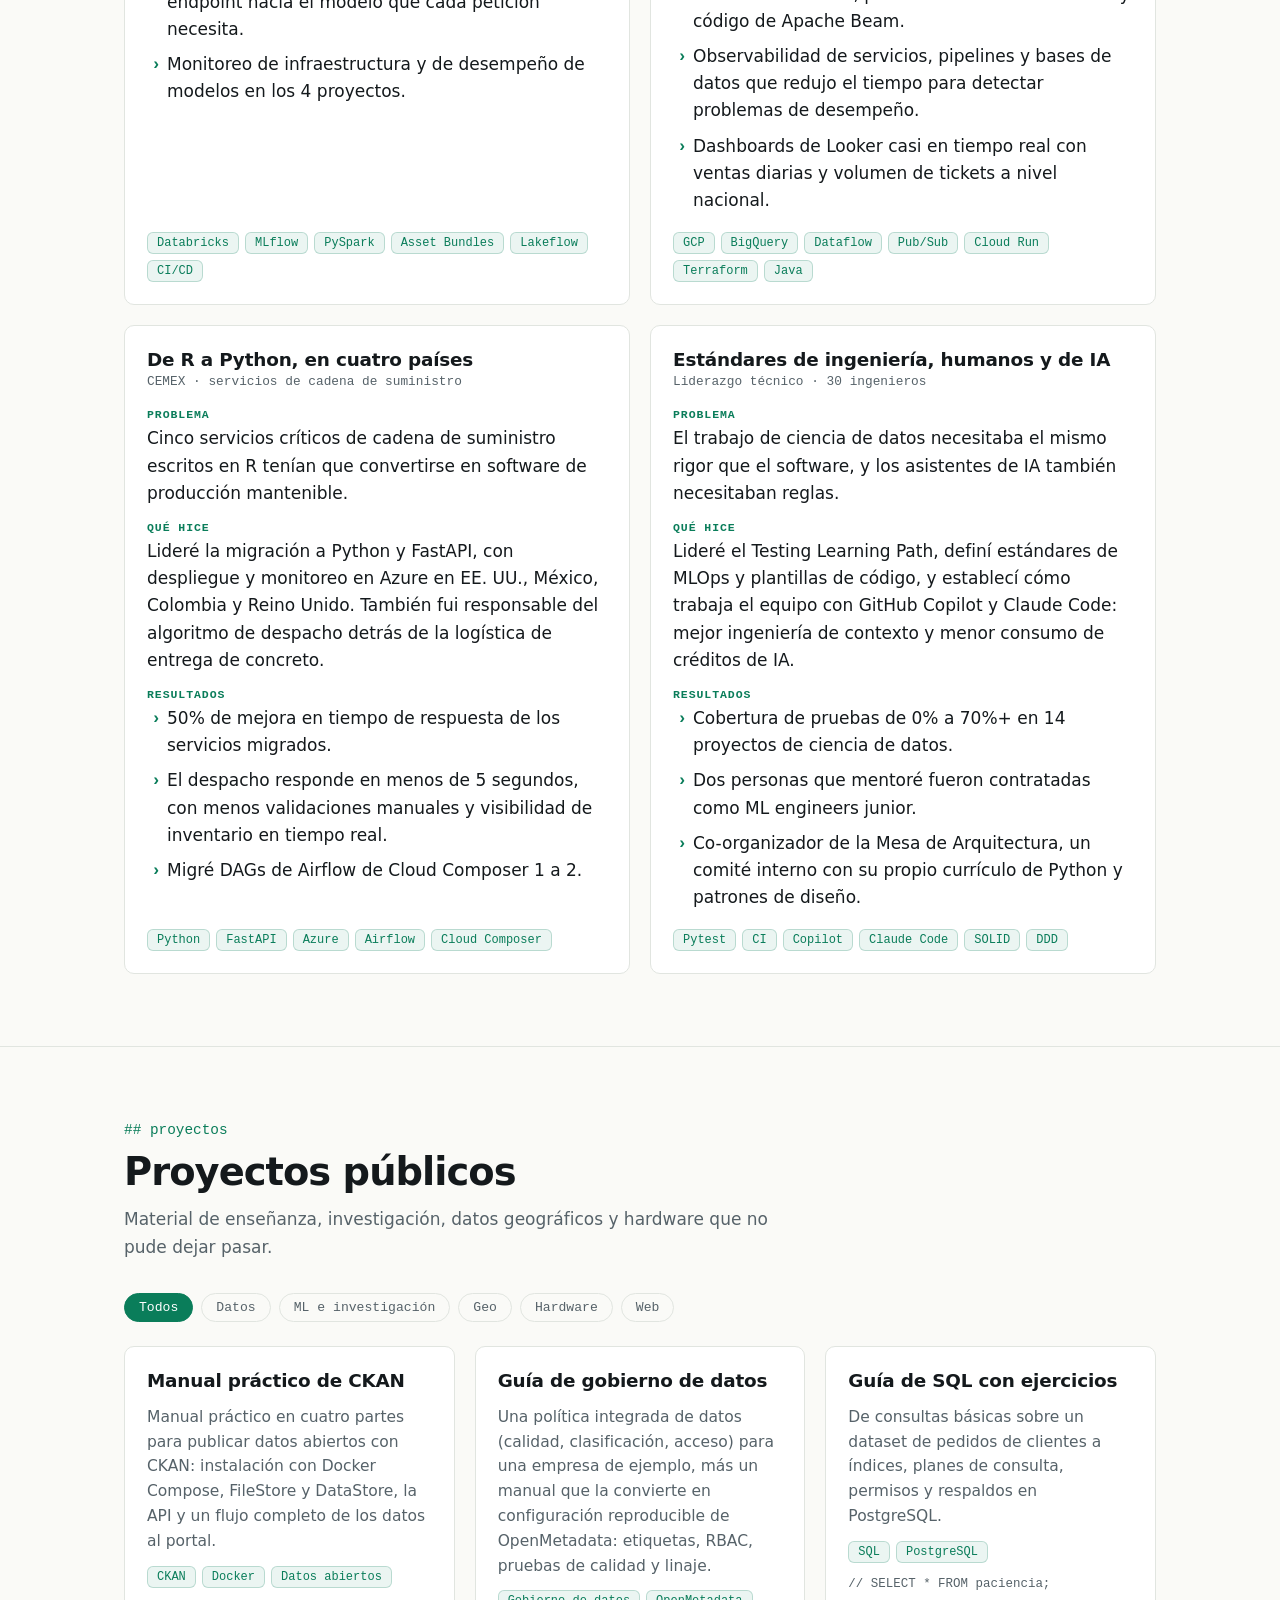
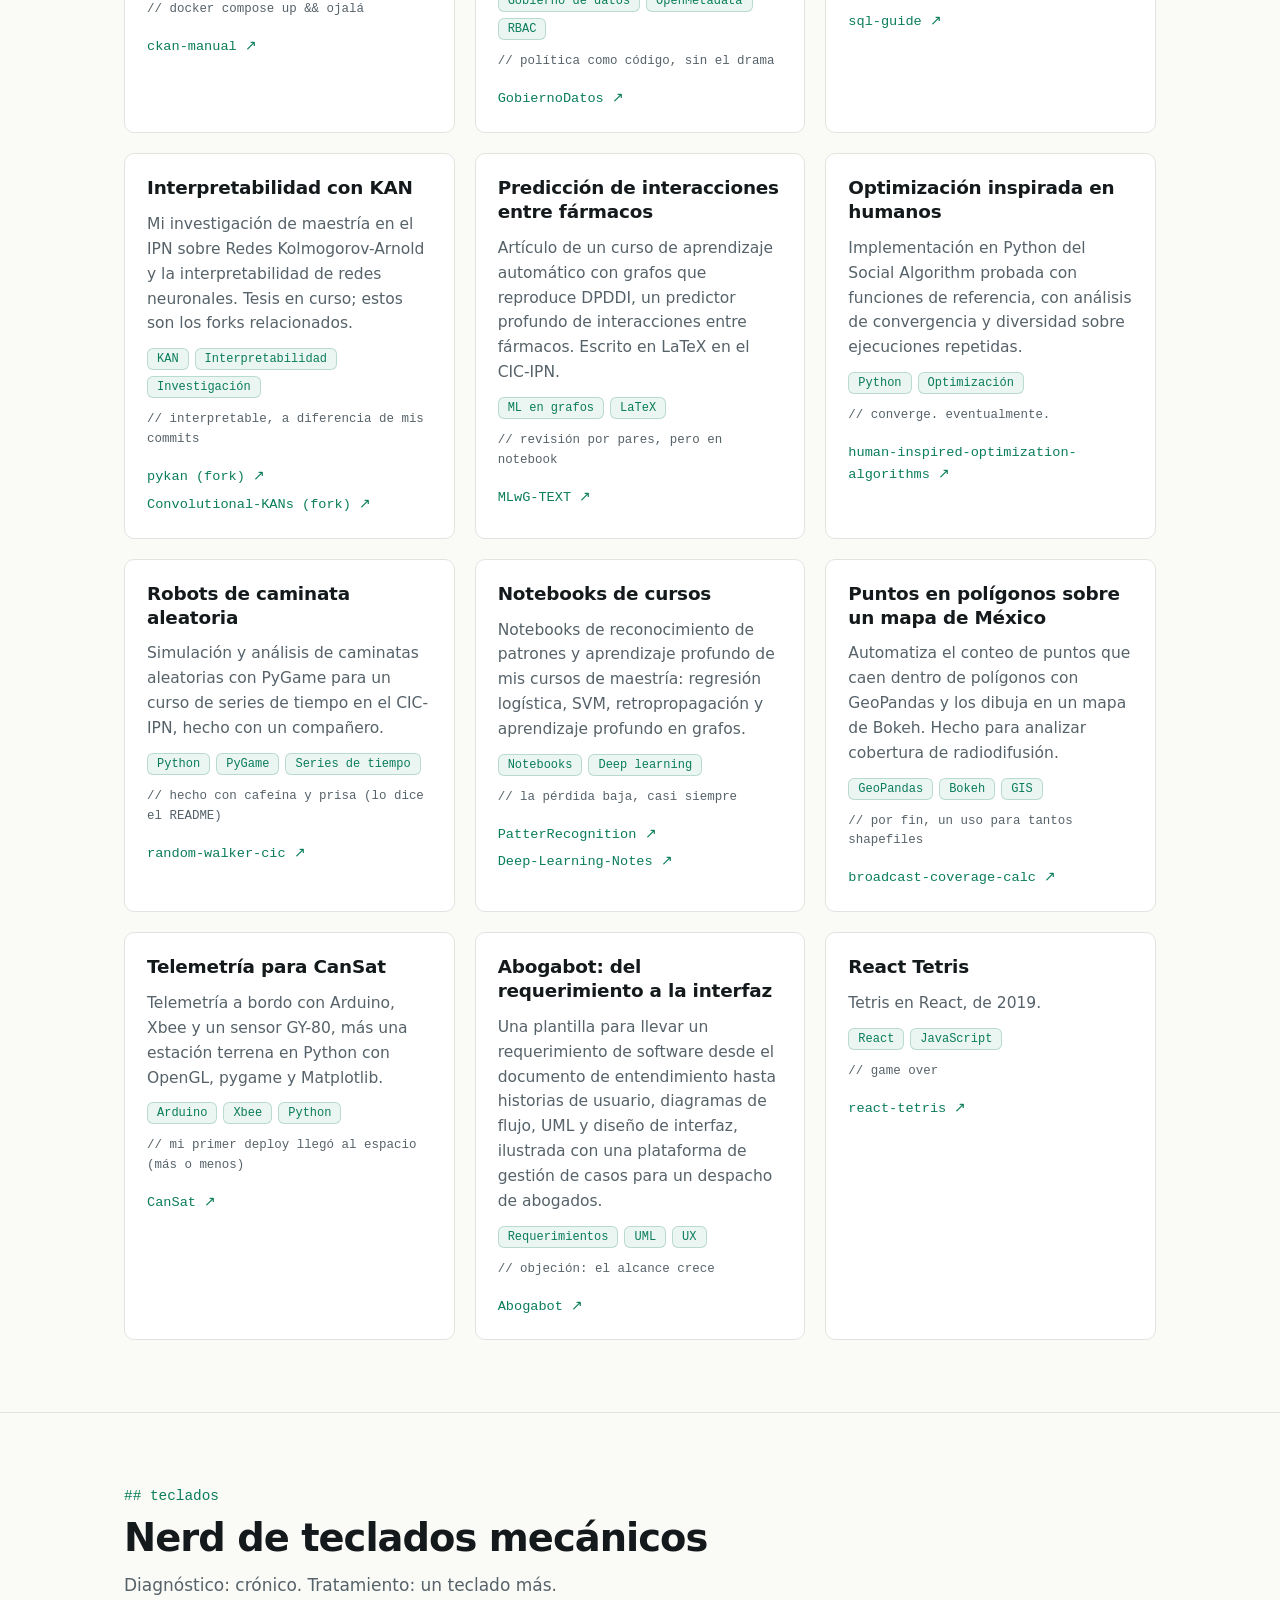
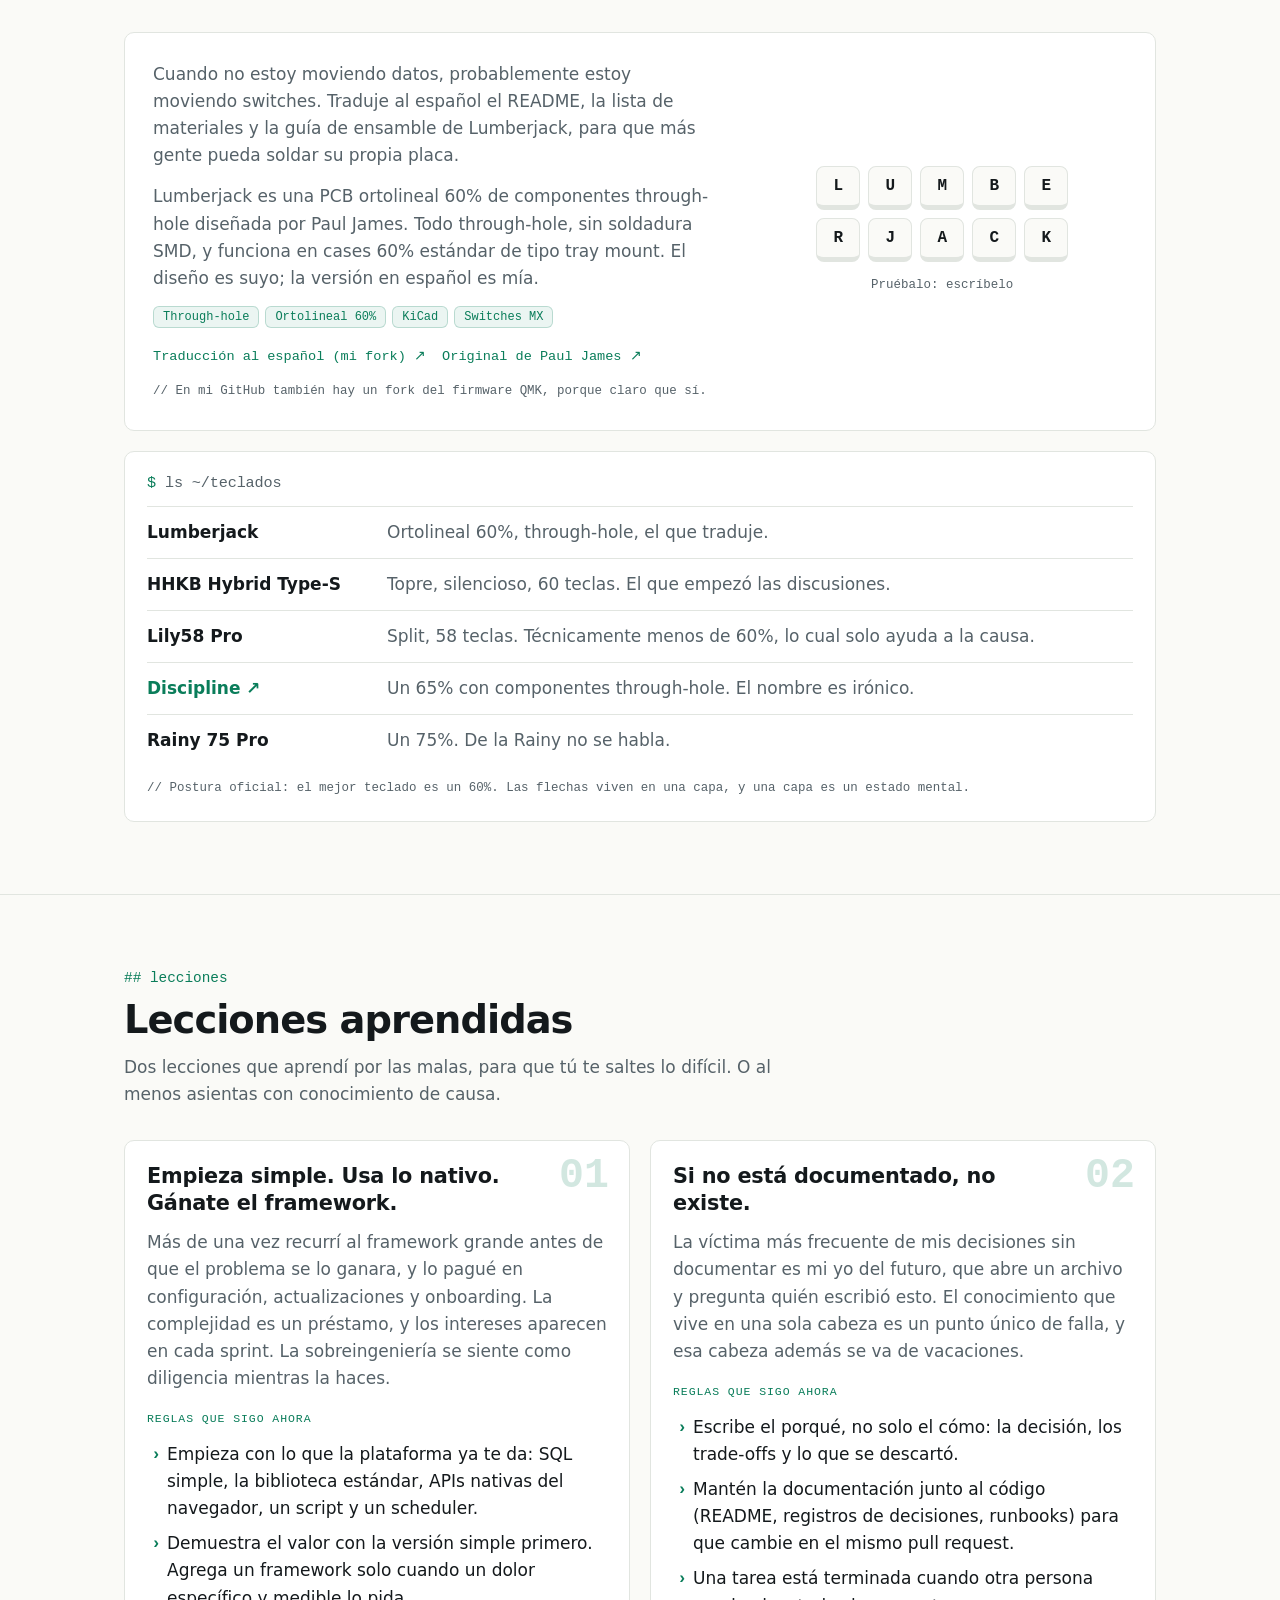
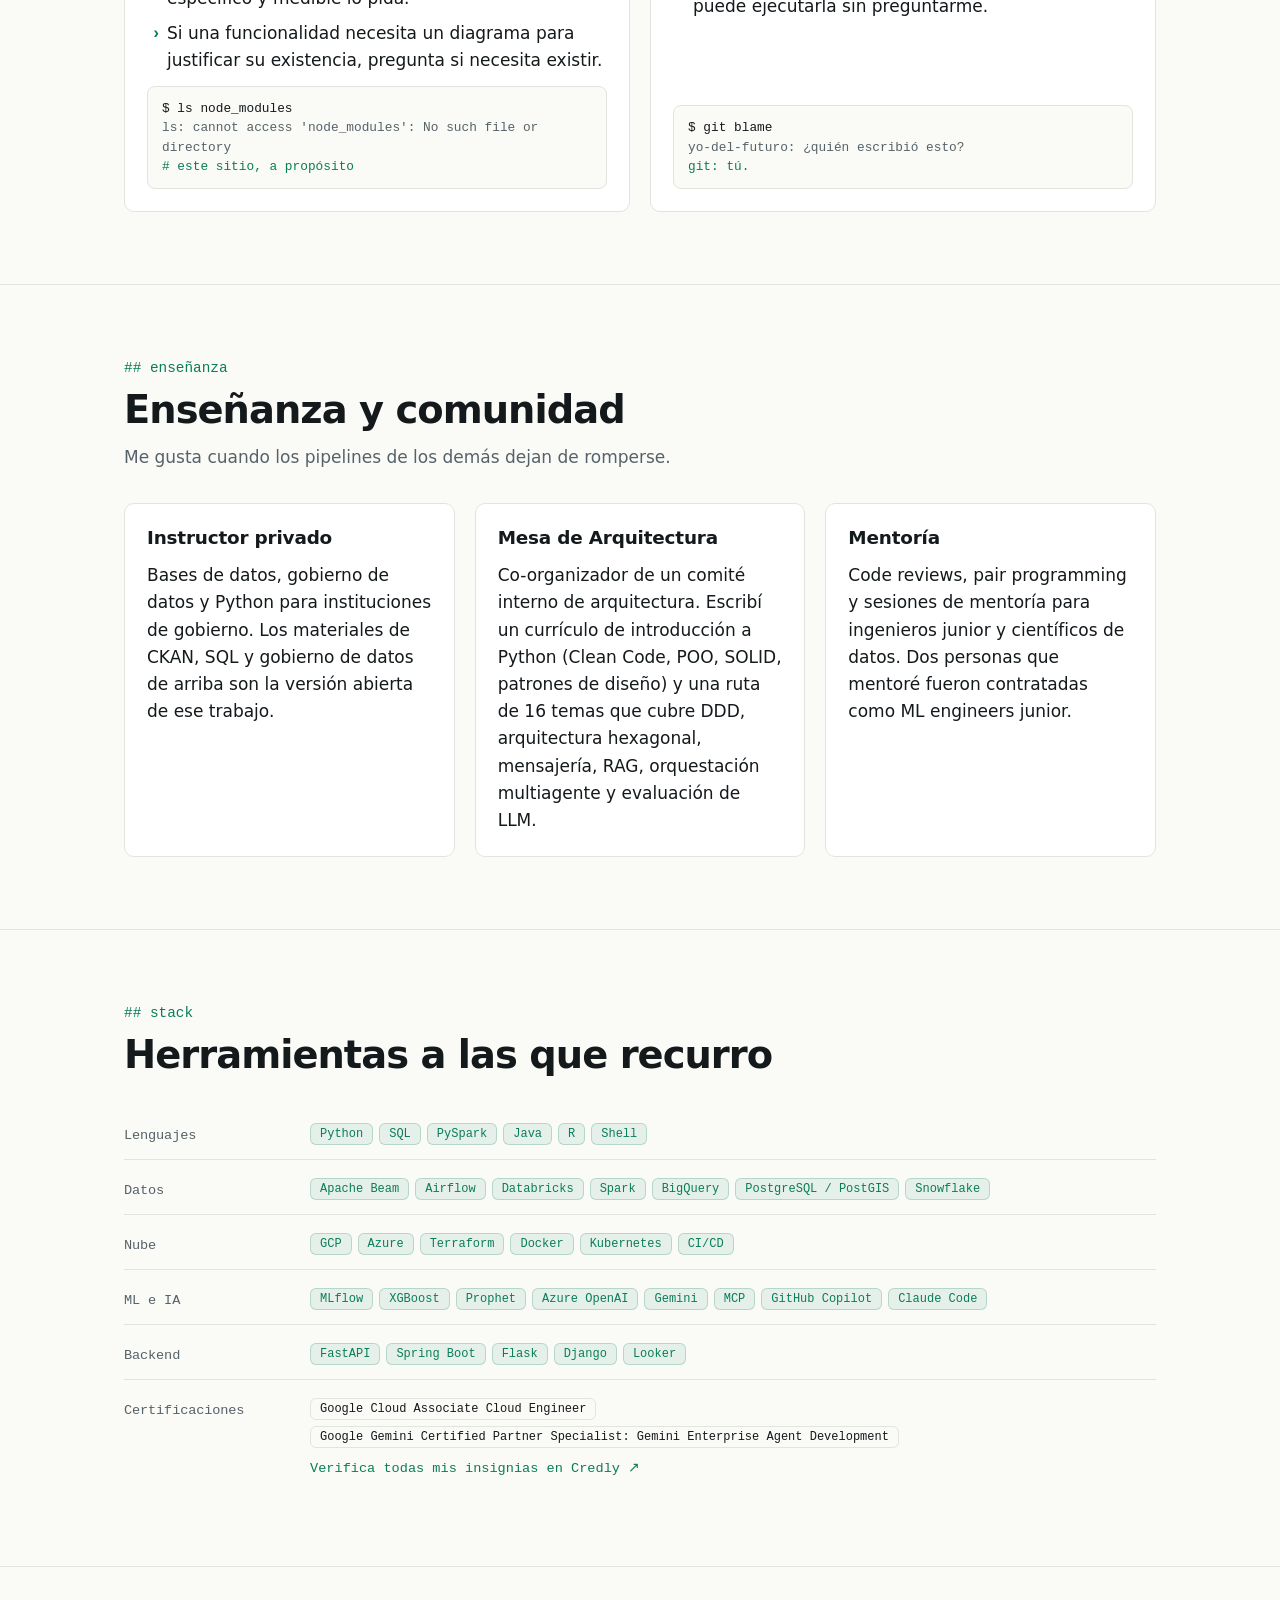
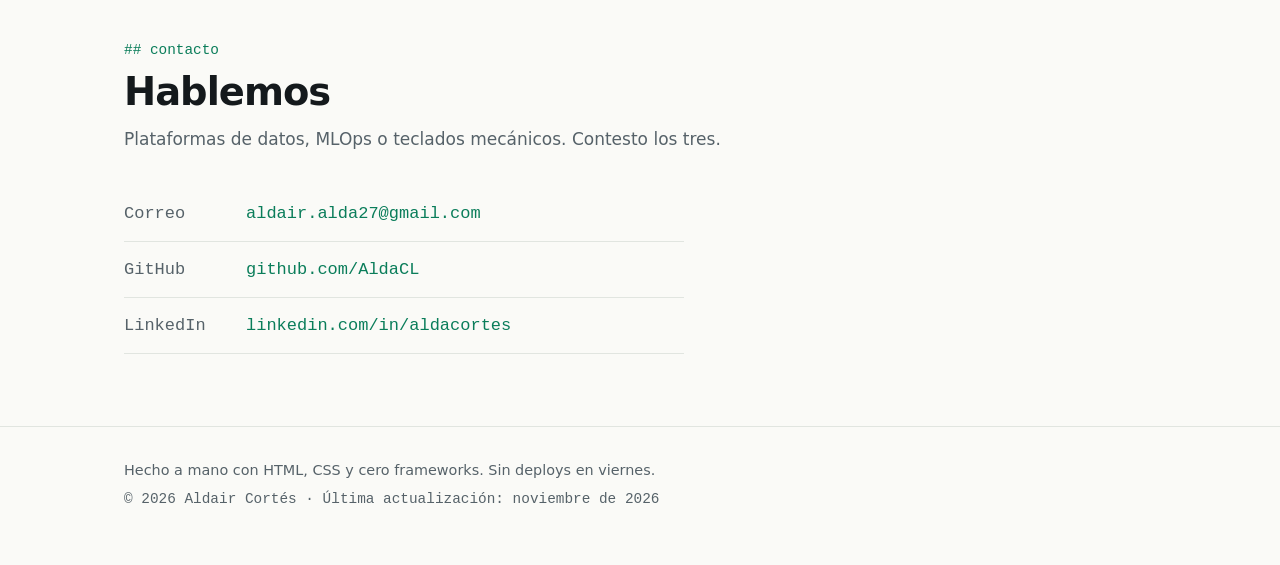
<file: es/index.html>
<!doctype html>
<html lang="es" data-theme="dark">
<head>
<meta charset="utf-8">
<meta name="viewport" content="width=device-width, initial-scale=1">
<title>Aldair Cortés — Ingeniero de plataformas de datos y ML</title>
<meta name="description" content="Ingeniero de plataformas de datos y ML. Líder técnico de 30 ingenieros. Construyo pipelines de datos y sistemas de ML en GCP, Azure y Databricks, y enseño gobierno de datos, SQL y Python.">
<link rel="canonical" href="https://aldacl.github.io/es/">
<link rel="alternate" hreflang="en" href="https://aldacl.github.io/">
<link rel="alternate" hreflang="es" href="https://aldacl.github.io/es/">
<link rel="alternate" hreflang="x-default" href="https://aldacl.github.io/">
<meta property="og:type" content="website">
<meta property="og:title" content="Aldair Cortés — Ingeniero de plataformas de datos y ML">
<meta property="og:description" content="Ingeniero de plataformas de datos y ML. Líder técnico de 30 ingenieros. Construyo pipelines de datos y sistemas de ML en GCP, Azure y Databricks, y enseño gobierno de datos, SQL y Python.">
<meta property="og:url" content="https://aldacl.github.io/es/">
<meta property="og:locale" content="es_MX">
<meta property="og:locale:alternate" content="en_US">
<meta name="twitter:card" content="summary">
<meta name="color-scheme" content="dark light">
<link rel="icon" href="../assets/favicon.svg" type="image/svg+xml">
<script>(function(){try{var t=localStorage.getItem('theme');if(!t){t=matchMedia('(prefers-color-scheme: light)').matches?'light':'dark';}document.documentElement.setAttribute('data-theme',t);}catch(e){}})();</script>
<link rel="stylesheet" href="../assets/styles.css">
<script type="application/ld+json">{"@context":"https://schema.org","@type":"Person","name":"Aldair Cortés","url":"https://aldacl.github.io/es/","jobTitle":"Ingeniero de plataformas de datos y ML","sameAs":["https://github.com/AldaCL","https://linkedin.com/in/aldacortes","https://www.credly.com/users/aldair-cortes/badges"],"knowsAbout":["Data engineering","MLOps","Databricks","Google Cloud","Azure","Python","Data governance"]}</script>
</head>
<body>
<a class="skip" href="#main">Saltar al contenido</a>
<header class="site-header">
  <div class="wrap bar">
    <a class="brand" href="#top" aria-label="Aldair Cortés"><span class="brand-path">~/</span>alda<span class="cursor" aria-hidden="true">_</span></a>
    <nav class="nav" aria-label="Main">
      <a href="#work">Casos</a>
      <a href="#projects">Proyectos</a>
      <a href="#keyboards">Teclados</a>
      <a href="#lessons">Lecciones</a>
      <a href="#teaching">Enseñanza</a>
      <a href="#contact">Contacto</a>
    </nav>
    <div class="controls">
      <a class="btn-ghost lang" href="../" hreflang="en" lang="en" data-lang="en" title="Read in English">EN</a>
      <button class="btn-ghost theme" type="button" aria-label="Cambiar entre tema claro y oscuro" title="Cambiar entre tema claro y oscuro">
        <svg class="i-sun" viewBox="0 0 24 24" width="18" height="18" aria-hidden="true"><circle cx="12" cy="12" r="4" fill="none" stroke="currentColor" stroke-width="2"/><path d="M12 2v2M12 20v2M4.9 4.9l1.4 1.4M17.7 17.7l1.4 1.4M2 12h2M20 12h2M4.9 19.1l1.4-1.4M17.7 6.3l1.4-1.4" stroke="currentColor" stroke-width="2" stroke-linecap="round"/></svg>
        <svg class="i-moon" viewBox="0 0 24 24" width="18" height="18" aria-hidden="true"><path d="M21 12.8A9 9 0 1 1 11.2 3a7 7 0 0 0 9.8 9.8z" fill="none" stroke="currentColor" stroke-width="2" stroke-linejoin="round"/></svg>
      </button>
    </div>
  </div>
</header>
<main id="main">
<section class="hero" id="top">
  <div class="wrap">
    <div class="hero-grid">
      <div class="hero-copy">
        <p class="kicker mono">$ whoami</p>
        <h1>Aldair Cortés</h1>
        <p class="role mono">Ingeniero de plataformas de datos y ML</p>
        <p class="lead">Llevo datos y modelos a producción, y me aseguro de que se queden ahí.</p>
        <p class="sub">Construyo plataformas de datos y sistemas de ML que corren en producción, y lidero a los equipos que los mantienen sanos. Pipelines, infraestructura en la nube, estándares de ingeniería y, de vez en cuando, algún teclado mecánico.</p>
        <div class="cta">
          <a class="btn primary" href="#work">Ver mi trabajo</a>
          <a class="btn" href="#contact">Saludar</a>
        </div>
        <p class="status mono"><span class="dot" aria-hidden="true"></span>Desde México · trabajo en español e inglés</p>
      </div>
      <div class="hero-art">
        <div class="art" data-art="keys" aria-hidden="true">
    <div class="board">
      <svg class="traces" viewBox="0 0 400 200" preserveAspectRatio="none" focusable="false">
        <path d="M0 40H120L150 70H280L310 40H400"/>
        <path d="M0 110H70L100 140H250L280 110H400"/>
        <path d="M0 170H160L190 150H400"/>
        <path d="M60 0V60L90 90V200"/>
        <path d="M340 0V50L310 80V200"/>
      </svg>
      <div class="keys"><span class="k" style="--d:0">{</span><span class="k" style="--d:1">}</span><span class="k" style="--d:2">(</span><span class="k" style="--d:3">)</span><span class="k" style="--d:4">[</span><span class="k" style="--d:5">]</span><span class="k" style="--d:6">&lt;</span><span class="k" style="--d:7">&gt;</span><span class="k" style="--d:8">/</span><span class="k" style="--d:9">\</span><span class="k hot" style="--d:1">A</span><span class="k hot" style="--d:2">L</span><span class="k hot" style="--d:3">D</span><span class="k hot" style="--d:4">A</span><span class="k" style="--d:5">_</span><span class="k" style="--d:6">=</span><span class="k" style="--d:7">;</span><span class="k" style="--d:8">:</span><span class="k" style="--d:9">?</span><span class="k" style="--d:10">!</span><span class="k" style="--d:2">+</span><span class="k" style="--d:3">-</span><span class="k" style="--d:4">*</span><span class="k" style="--d:5">%</span><span class="k" style="--d:6">&amp;</span><span class="k" style="--d:7">|</span><span class="k" style="--d:8">^</span><span class="k" style="--d:9">~</span><span class="k" style="--d:10">@</span><span class="k" style="--d:11">$</span><span class="k" style="--d:3">esc</span><span class="k" style="--d:4">sft</span><span class="k" style="--d:5">ctl</span><span class="k" style="--d:6">alt</span><span class="k" style="--d:7">␣</span><span class="k" style="--d:8">␣</span><span class="k" style="--d:9">alt</span><span class="k" style="--d:10">ctl</span><span class="k" style="--d:11">sft</span><span class="k" style="--d:12">↵</span></div>
    </div>
    <p class="art-cap mono">Ortolineal, 40 teclas, cero conflictos de merge</p>
  </div>
      </div>
    </div>
    <div class="stats">
      <div class="stat"><strong>Data</strong><span>plataformas y pipelines que sobreviven a los lunes</span></div>
      <div class="stat"><strong>ML</strong><span>del notebook a producción, con pruebas</span></div>
      <div class="stat"><strong>Ops</strong><span>CI/CD, IaC y monitoreo en GCP, Azure y Databricks</span></div>
      <div class="stat"><strong>People</strong><span>estándares, code reviews y mentoría</span></div>
    </div>
  </div>
</section>
<section class="section" id="work" aria-labelledby="work-title">
    <div class="wrap">
    <header class="section-head">
      <p class="label mono">## casos</p>
      <h2 id="work-title">Casos de estudio</h2>
      <p class="intro">Sistemas reales, contados sin las partes confidenciales. Los logs se quedan donde están.</p>
    </header>
    <div class="grid cases">
      <article class="card case">
        <header><h3>Una plataforma de ML en Databricks</h3><p class="meta mono">CEMEX Global Data Science · 2022 – hoy</p></header>
        <dl>
          <dt>Problema</dt><dd>Los modelos se desplegaban a mano, cerca de una hora cada uno, y cada modelo tenía su propio endpoint.</dd>
          <dt>Qué hice</dt><dd>Diseñé un estándar de ciclo de vida de ML en Databricks: CI/CD automatizado, pipelines con MLflow, despliegues que se actualizan solos y monitoreo de infraestructura y de drift del modelo. Lo desplegué en 4 proyectos productivos.</dd>
          <dt>Resultados</dt>
          <dd><ul class="results"><li>67% más rápido: 60 minutos de trabajo manual pasaron a un pipeline automático de 20.</li><li>70% menos costo de inferencia al enrutar un solo endpoint hacia el modelo que cada petición necesita.</li><li>Monitoreo de infraestructura y de desempeño de modelos en los 4 proyectos.</li></ul></dd>
        </dl>
        <ul class="chips "><li>Databricks</li><li>MLflow</li><li>PySpark</li><li>Asset Bundles</li><li>Lakeflow</li><li>CI/CD</li></ul>
      </article>
      <article class="card case">
        <header><h3>Una Customer Data Platform desde cero</h3><p class="meta mono">El Puerto de Liverpool · 2022</p></header>
        <dl>
          <dt>Problema</dt><dd>Una cadena de tiendas necesitaba su primera Customer Data Platform en producción, construida desde cero.</dd>
          <dt>Qué hice</dt><dd>Lideré el lanzamiento: 4 microservicios en Java/Spring Boot, una capa de acceso a datos y pipelines batch y streaming en GCP, aprovisionados con Terraform. La ingesta en tiempo real corría sobre Pub/Sub, Cloud Functions hacía el match de datos y Cloud Run ejecutaba los pipelines que desplegaban las actualizaciones.</dd>
          <dt>Resultados</dt>
          <dd><ul class="results"><li>75% menos costo en Cloud SQL (de 60 a 6 vCPUs) afinando consultas, procedimientos almacenados y código de Apache Beam.</li><li>Observabilidad de servicios, pipelines y bases de datos que redujo el tiempo para detectar problemas de desempeño.</li><li>Dashboards de Looker casi en tiempo real con ventas diarias y volumen de tickets a nivel nacional.</li></ul></dd>
        </dl>
        <ul class="chips "><li>GCP</li><li>BigQuery</li><li>Dataflow</li><li>Pub/Sub</li><li>Cloud Run</li><li>Terraform</li><li>Java</li></ul>
      </article>
      <article class="card case">
        <header><h3>De R a Python, en cuatro países</h3><p class="meta mono">CEMEX · servicios de cadena de suministro</p></header>
        <dl>
          <dt>Problema</dt><dd>Cinco servicios críticos de cadena de suministro escritos en R tenían que convertirse en software de producción mantenible.</dd>
          <dt>Qué hice</dt><dd>Lideré la migración a Python y FastAPI, con despliegue y monitoreo en Azure en EE. UU., México, Colombia y Reino Unido. También fui responsable del algoritmo de despacho detrás de la logística de entrega de concreto.</dd>
          <dt>Resultados</dt>
          <dd><ul class="results"><li>50% de mejora en tiempo de respuesta de los servicios migrados.</li><li>El despacho responde en menos de 5 segundos, con menos validaciones manuales y visibilidad de inventario en tiempo real.</li><li>Migré DAGs de Airflow de Cloud Composer 1 a 2.</li></ul></dd>
        </dl>
        <ul class="chips "><li>Python</li><li>FastAPI</li><li>Azure</li><li>Airflow</li><li>Cloud Composer</li></ul>
      </article>
      <article class="card case">
        <header><h3>Estándares de ingeniería, humanos y de IA</h3><p class="meta mono">Liderazgo técnico · 30 ingenieros</p></header>
        <dl>
          <dt>Problema</dt><dd>El trabajo de ciencia de datos necesitaba el mismo rigor que el software, y los asistentes de IA también necesitaban reglas.</dd>
          <dt>Qué hice</dt><dd>Lideré el Testing Learning Path, definí estándares de MLOps y plantillas de código, y establecí cómo trabaja el equipo con GitHub Copilot y Claude Code: mejor ingeniería de contexto y menor consumo de créditos de IA.</dd>
          <dt>Resultados</dt>
          <dd><ul class="results"><li>Cobertura de pruebas de 0% a 70%+ en 14 proyectos de ciencia de datos.</li><li>Dos personas que mentoré fueron contratadas como ML engineers junior.</li><li>Co-organizador de la Mesa de Arquitectura, un comité interno con su propio currículo de Python y patrones de diseño.</li></ul></dd>
        </dl>
        <ul class="chips "><li>Pytest</li><li>CI</li><li>Copilot</li><li>Claude Code</li><li>SOLID</li><li>DDD</li></ul>
      </article>
    </div>
    </div>
  </section>
<section class="section" id="projects" aria-labelledby="projects-title">
    <div class="wrap">
    <header class="section-head">
      <p class="label mono">## proyectos</p>
      <h2 id="projects-title">Proyectos públicos</h2>
      <p class="intro">Material de enseñanza, investigación, datos geográficos y hardware que no pude dejar pasar.</p>
    </header>
    <div class="filters" role="group" aria-label="Filtrar proyectos" hidden>
      <button type="button" class="filter" data-filter="all" aria-pressed="true">Todos</button>
      <button type="button" class="filter" data-filter="data" aria-pressed="false">Datos</button>
      <button type="button" class="filter" data-filter="ml" aria-pressed="false">ML e investigación</button>
      <button type="button" class="filter" data-filter="geo" aria-pressed="false">Geo</button>
      <button type="button" class="filter" data-filter="hw" aria-pressed="false">Hardware</button>
      <button type="button" class="filter" data-filter="web" aria-pressed="false">Web</button>
    </div>
    <div class="grid projects">
      <article class="card project" data-tags="data">
        <h3>Manual práctico de CKAN</h3>
        <p>Manual práctico en cuatro partes para publicar datos abiertos con CKAN: instalación con Docker Compose, FileStore y DataStore, la API y un flujo completo de los datos al portal.</p>
        <ul class="chips "><li>CKAN</li><li>Docker</li><li>Datos abiertos</li></ul>
        <p class="note mono">// docker compose up &amp;&amp; ojalá</p>
        <p class="links mono"><a href="https://github.com/AldaCL/ckan-manual" target="_blank" rel="noopener noreferrer">ckan-manual<span aria-hidden="true"> ↗</span></a></p>
      </article>
      <article class="card project" data-tags="data">
        <h3>Guía de gobierno de datos</h3>
        <p>Una política integrada de datos (calidad, clasificación, acceso) para una empresa de ejemplo, más un manual que la convierte en configuración reproducible de OpenMetadata: etiquetas, RBAC, pruebas de calidad y linaje.</p>
        <ul class="chips "><li>Gobierno de datos</li><li>OpenMetadata</li><li>RBAC</li></ul>
        <p class="note mono">// política como código, sin el drama</p>
        <p class="links mono"><a href="https://github.com/AldaCL/GobiernoDatos" target="_blank" rel="noopener noreferrer">GobiernoDatos<span aria-hidden="true"> ↗</span></a></p>
      </article>
      <article class="card project" data-tags="data">
        <h3>Guía de SQL con ejercicios</h3>
        <p>De consultas básicas sobre un dataset de pedidos de clientes a índices, planes de consulta, permisos y respaldos en PostgreSQL.</p>
        <ul class="chips "><li>SQL</li><li>PostgreSQL</li></ul>
        <p class="note mono">// SELECT * FROM paciencia;</p>
        <p class="links mono"><a href="https://github.com/AldaCL/sql-guide" target="_blank" rel="noopener noreferrer">sql-guide<span aria-hidden="true"> ↗</span></a></p>
      </article>
      <article class="card project" data-tags="ml">
        <h3>Interpretabilidad con KAN</h3>
        <p>Mi investigación de maestría en el IPN sobre Redes Kolmogorov-Arnold y la interpretabilidad de redes neuronales. Tesis en curso; estos son los forks relacionados.</p>
        <ul class="chips "><li>KAN</li><li>Interpretabilidad</li><li>Investigación</li></ul>
        <p class="note mono">// interpretable, a diferencia de mis commits</p>
        <p class="links mono"><a href="https://github.com/AldaCL/pykan" target="_blank" rel="noopener noreferrer">pykan (fork)<span aria-hidden="true"> ↗</span></a><a href="https://github.com/AldaCL/Convolutional-KANs" target="_blank" rel="noopener noreferrer">Convolutional-KANs (fork)<span aria-hidden="true"> ↗</span></a></p>
      </article>
      <article class="card project" data-tags="ml">
        <h3>Predicción de interacciones entre fármacos</h3>
        <p>Artículo de un curso de aprendizaje automático con grafos que reproduce DPDDI, un predictor profundo de interacciones entre fármacos. Escrito en LaTeX en el CIC-IPN.</p>
        <ul class="chips "><li>ML en grafos</li><li>LaTeX</li></ul>
        <p class="note mono">// revisión por pares, pero en notebook</p>
        <p class="links mono"><a href="https://github.com/AldaCL/MLwG-TEXT" target="_blank" rel="noopener noreferrer">MLwG-TEXT<span aria-hidden="true"> ↗</span></a></p>
      </article>
      <article class="card project" data-tags="ml">
        <h3>Optimización inspirada en humanos</h3>
        <p>Implementación en Python del Social Algorithm probada con funciones de referencia, con análisis de convergencia y diversidad sobre ejecuciones repetidas.</p>
        <ul class="chips "><li>Python</li><li>Optimización</li></ul>
        <p class="note mono">// converge. eventualmente.</p>
        <p class="links mono"><a href="https://github.com/AldaCL/human-inspired-optimization-algorithms" target="_blank" rel="noopener noreferrer">human-inspired-optimization-algorithms<span aria-hidden="true"> ↗</span></a></p>
      </article>
      <article class="card project" data-tags="ml">
        <h3>Robots de caminata aleatoria</h3>
        <p>Simulación y análisis de caminatas aleatorias con PyGame para un curso de series de tiempo en el CIC-IPN, hecho con un compañero.</p>
        <ul class="chips "><li>Python</li><li>PyGame</li><li>Series de tiempo</li></ul>
        <p class="note mono">// hecho con cafeína y prisa (lo dice el README)</p>
        <p class="links mono"><a href="https://github.com/AldaCL/random-walker-cic" target="_blank" rel="noopener noreferrer">random-walker-cic<span aria-hidden="true"> ↗</span></a></p>
      </article>
      <article class="card project" data-tags="ml">
        <h3>Notebooks de cursos</h3>
        <p>Notebooks de reconocimiento de patrones y aprendizaje profundo de mis cursos de maestría: regresión logística, SVM, retropropagación y aprendizaje profundo en grafos.</p>
        <ul class="chips "><li>Notebooks</li><li>Deep learning</li></ul>
        <p class="note mono">// la pérdida baja, casi siempre</p>
        <p class="links mono"><a href="https://github.com/AldaCL/PatterRecognition" target="_blank" rel="noopener noreferrer">PatterRecognition<span aria-hidden="true"> ↗</span></a><a href="https://github.com/AldaCL/Deep-Learning-Notes" target="_blank" rel="noopener noreferrer">Deep-Learning-Notes<span aria-hidden="true"> ↗</span></a></p>
      </article>
      <article class="card project" data-tags="geo">
        <h3>Puntos en polígonos sobre un mapa de México</h3>
        <p>Automatiza el conteo de puntos que caen dentro de polígonos con GeoPandas y los dibuja en un mapa de Bokeh. Hecho para analizar cobertura de radiodifusión.</p>
        <ul class="chips "><li>GeoPandas</li><li>Bokeh</li><li>GIS</li></ul>
        <p class="note mono">// por fin, un uso para tantos shapefiles</p>
        <p class="links mono"><a href="https://github.com/AldaCL/broadcast-coverage-calc" target="_blank" rel="noopener noreferrer">broadcast-coverage-calc<span aria-hidden="true"> ↗</span></a></p>
      </article>
      <article class="card project" data-tags="hw">
        <h3>Telemetría para CanSat</h3>
        <p>Telemetría a bordo con Arduino, Xbee y un sensor GY-80, más una estación terrena en Python con OpenGL, pygame y Matplotlib.</p>
        <ul class="chips "><li>Arduino</li><li>Xbee</li><li>Python</li></ul>
        <p class="note mono">// mi primer deploy llegó al espacio (más o menos)</p>
        <p class="links mono"><a href="https://github.com/AldaCL/CanSat" target="_blank" rel="noopener noreferrer">CanSat<span aria-hidden="true"> ↗</span></a></p>
      </article>
      <article class="card project" data-tags="web">
        <h3>Abogabot: del requerimiento a la interfaz</h3>
        <p>Una plantilla para llevar un requerimiento de software desde el documento de entendimiento hasta historias de usuario, diagramas de flujo, UML y diseño de interfaz, ilustrada con una plataforma de gestión de casos para un despacho de abogados.</p>
        <ul class="chips "><li>Requerimientos</li><li>UML</li><li>UX</li></ul>
        <p class="note mono">// objeción: el alcance crece</p>
        <p class="links mono"><a href="https://github.com/AldaCL/Abogabot" target="_blank" rel="noopener noreferrer">Abogabot<span aria-hidden="true"> ↗</span></a></p>
      </article>
      <article class="card project" data-tags="web">
        <h3>React Tetris</h3>
        <p>Tetris en React, de 2019.</p>
        <ul class="chips "><li>React</li><li>JavaScript</li></ul>
        <p class="note mono">// game over</p>
        <p class="links mono"><a href="https://github.com/AldaCL/react-tetris" target="_blank" rel="noopener noreferrer">react-tetris<span aria-hidden="true"> ↗</span></a></p>
      </article>
    </div>
    </div>
  </section>
<section class="section" id="keyboards" aria-labelledby="keyboards-title">
    <div class="wrap">
    <header class="section-head">
      <p class="label mono">## teclados</p>
      <h2 id="keyboards-title">Nerd de teclados mecánicos</h2>
      <p class="intro">Diagnóstico: crónico. Tratamiento: un teclado más.</p>
    </header>
    <div class="card kb">
      <div class="kb-text">
        <p>Cuando no estoy moviendo datos, probablemente estoy moviendo switches. Traduje al español el README, la lista de materiales y la guía de ensamble de Lumberjack, para que más gente pueda soldar su propia placa.</p>
        <p>Lumberjack es una PCB ortolineal 60% de componentes through-hole diseñada por Paul James. Todo through-hole, sin soldadura SMD, y funciona en cases 60% estándar de tipo tray mount. El diseño es suyo; la versión en español es mía.</p>
        <ul class="chips "><li>Through-hole</li><li>Ortolineal 60%</li><li>KiCad</li><li>Switches MX</li></ul>
        <p class="links mono"><a href="https://github.com/AldaCL/lumberjack-keyboard" target="_blank" rel="noopener noreferrer">Traducción al español (mi fork)<span aria-hidden="true"> ↗</span></a><a href="https://github.com/peej/lumberjack-keyboard" target="_blank" rel="noopener noreferrer">Original de Paul James<span aria-hidden="true"> ↗</span></a></p>
        <p class="note mono">// En mi GitHub también hay un fork del firmware QMK, porque claro que sí.</p>
      </div>
      <div class="kb-keys" aria-hidden="true">
        <div class="keycaps"><span class="keycap" data-key="L">L</span><span class="keycap" data-key="U">U</span><span class="keycap" data-key="M">M</span><span class="keycap" data-key="B">B</span><span class="keycap" data-key="E">E</span><span class="keycap" data-key="R">R</span><span class="keycap" data-key="J">J</span><span class="keycap" data-key="A">A</span><span class="keycap" data-key="C">C</span><span class="keycap" data-key="K">K</span></div>
        <p class="hint mono">Pruébalo: escríbelo</p>
      </div>
    </div>
    <div class="card collection" data-egg="Supremacía del 60% confirmada. Cada tecla más allá de sesenta es una capa que aún no has aprendido.">
      <h3 class="mono"><span class="p-cmd">$</span> ls ~/teclados</h3>
      <ul class="kb-list">
        <li><span class="kb-name">Lumberjack</span><span class="kb-note">Ortolineal 60%, through-hole, el que traduje.</span></li>
        <li><span class="kb-name">HHKB Hybrid Type-S</span><span class="kb-note">Topre, silencioso, 60 teclas. El que empezó las discusiones.</span></li>
        <li><span class="kb-name">Lily58 Pro</span><span class="kb-note">Split, 58 teclas. Técnicamente menos de 60%, lo cual solo ayuda a la causa.</span></li>
        <li><span class="kb-name"><a href="https://github.com/coseyfannitutti/discipline" target="_blank" rel="noopener noreferrer">Discipline<span aria-hidden="true"> ↗</span></a></span><span class="kb-note">Un 65% con componentes through-hole. El nombre es irónico.</span></li>
        <li><span class="kb-name">Rainy 75 Pro</span><span class="kb-note">Un 75%. De la Rainy no se habla.</span></li>
      </ul>
      <p class="note mono">// Postura oficial: el mejor teclado es un 60%. Las flechas viven en una capa, y una capa es un estado mental.</p>
    </div>
    </div>
  </section>
<section class="section" id="lessons" aria-labelledby="lessons-title">
    <div class="wrap">
    <header class="section-head">
      <p class="label mono">## lecciones</p>
      <h2 id="lessons-title">Lecciones aprendidas</h2>
      <p class="intro">Dos lecciones que aprendí por las malas, para que tú te saltes lo difícil. O al menos asientas con conocimiento de causa.</p>
    </header>
    <div class="grid lessons">
      <article class="card lesson">
        <p class="lesson-num mono" aria-hidden="true">01</p>
        <h3>Empieza simple. Usa lo nativo. Gánate el framework.</h3>
        <p class="story">Más de una vez recurrí al framework grande antes de que el problema se lo ganara, y lo pagué en configuración, actualizaciones y onboarding. La complejidad es un préstamo, y los intereses aparecen en cada sprint. La sobreingeniería se siente como diligencia mientras la haces.</p>
        <p class="rules-label mono">Reglas que sigo ahora</p>
        <ul class="results"><li>Empieza con lo que la plataforma ya te da: SQL simple, la biblioteca estándar, APIs nativas del navegador, un script y un scheduler.</li><li>Demuestra el valor con la versión simple primero. Agrega un framework solo cuando un dolor específico y medible lo pida.</li><li>Si una funcionalidad necesita un diagrama para justificar su existencia, pregunta si necesita existir.</li></ul>
        <pre class="proof mono" aria-label="$ ls node_modules ls: cannot access 'node_modules': No such file or directory # este sitio, a propósito"><span class="p-cmd">$ ls node_modules</span>
ls: cannot access 'node_modules': No such file or directory
<span class="p-note"># este sitio, a propósito</span></pre>
      </article>
      <article class="card lesson">
        <p class="lesson-num mono" aria-hidden="true">02</p>
        <h3>Si no está documentado, no existe.</h3>
        <p class="story">La víctima más frecuente de mis decisiones sin documentar es mi yo del futuro, que abre un archivo y pregunta quién escribió esto. El conocimiento que vive en una sola cabeza es un punto único de falla, y esa cabeza además se va de vacaciones.</p>
        <p class="rules-label mono">Reglas que sigo ahora</p>
        <ul class="results"><li>Escribe el porqué, no solo el cómo: la decisión, los trade-offs y lo que se descartó.</li><li>Mantén la documentación junto al código (README, registros de decisiones, runbooks) para que cambie en el mismo pull request.</li><li>Una tarea está terminada cuando otra persona puede ejecutarla sin preguntarme.</li></ul>
        <pre class="proof mono" aria-label="$ git blame yo-del-futuro: ¿quién escribió esto? git: tú."><span class="p-cmd">$ git blame</span>
yo-del-futuro: ¿quién escribió esto?
<span class="p-note">git: tú.</span></pre>
      </article>
    </div>
    </div>
  </section>
<section class="section" id="teaching" aria-labelledby="teaching-title">
    <div class="wrap">
    <header class="section-head">
      <p class="label mono">## enseñanza</p>
      <h2 id="teaching-title">Enseñanza y comunidad</h2>
      <p class="intro">Me gusta cuando los pipelines de los demás dejan de romperse.</p>
    </header>
    <div class="grid three">
      <article class="card"><h3>Instructor privado</h3><p>Bases de datos, gobierno de datos y Python para instituciones de gobierno. Los materiales de CKAN, SQL y gobierno de datos de arriba son la versión abierta de ese trabajo.</p></article>
      <article class="card"><h3>Mesa de Arquitectura</h3><p>Co-organizador de un comité interno de arquitectura. Escribí un currículo de introducción a Python (Clean Code, POO, SOLID, patrones de diseño) y una ruta de 16 temas que cubre DDD, arquitectura hexagonal, mensajería, RAG, orquestación multiagente y evaluación de LLM.</p></article>
      <article class="card"><h3>Mentoría</h3><p>Code reviews, pair programming y sesiones de mentoría para ingenieros junior y científicos de datos. Dos personas que mentoré fueron contratadas como ML engineers junior.</p></article>
    </div>
    </div>
  </section>
<section class="section" id="stack" aria-labelledby="stack-title">
    <div class="wrap">
    <header class="section-head">
      <p class="label mono">## stack</p>
      <h2 id="stack-title">Herramientas a las que recurro</h2>
    </header>
    <div class="stack">
      <div class="stack-row"><h3 class="mono">Lenguajes</h3><ul class="chips "><li>Python</li><li>SQL</li><li>PySpark</li><li>Java</li><li>R</li><li>Shell</li></ul></div>
      <div class="stack-row"><h3 class="mono">Datos</h3><ul class="chips "><li>Apache Beam</li><li>Airflow</li><li>Databricks</li><li>Spark</li><li>BigQuery</li><li>PostgreSQL / PostGIS</li><li>Snowflake</li></ul></div>
      <div class="stack-row"><h3 class="mono">Nube</h3><ul class="chips "><li>GCP</li><li>Azure</li><li>Terraform</li><li>Docker</li><li>Kubernetes</li><li>CI/CD</li></ul></div>
      <div class="stack-row"><h3 class="mono">ML e IA</h3><ul class="chips "><li>MLflow</li><li>XGBoost</li><li>Prophet</li><li>Azure OpenAI</li><li>Gemini</li><li>MCP</li><li>GitHub Copilot</li><li>Claude Code</li></ul></div>
      <div class="stack-row"><h3 class="mono">Backend</h3><ul class="chips "><li>FastAPI</li><li>Spring Boot</li><li>Flask</li><li>Django</li><li>Looker</li></ul></div>
      <div class="stack-row"><h3 class="mono">Certificaciones</h3><div class="certs-col"><ul class="chips certs"><li><a href="https://www.credly.com/users/aldair-cortes/badges" target="_blank" rel="noopener noreferrer">Google Cloud Associate Cloud Engineer</a></li><li><a href="https://www.credly.com/badges/3b1ee0af-36d6-4301-afb7-e523a8664338" target="_blank" rel="noopener noreferrer">Google Gemini Certified Partner Specialist: Gemini Enterprise Agent Development</a></li></ul><p class="links mono"><a href="https://www.credly.com/users/aldair-cortes/badges" target="_blank" rel="noopener noreferrer">Verifica todas mis insignias en Credly<span aria-hidden="true"> ↗</span></a></p></div></div>
    </div>
    </div>
  </section>
<section class="section contact" id="contact" aria-labelledby="contact-title">
    <div class="wrap">
    <header class="section-head">
      <p class="label mono">## contacto</p>
      <h2 id="contact-title">Hablemos</h2>
      <p class="intro">Plataformas de datos, MLOps o teclados mecánicos. Contesto los tres.</p>
    </header>
    <ul class="contact-list mono">
      <li><span>Correo</span><a href="mailto:aldair.alda27@gmail.com">aldair.alda27@gmail.com</a></li>
      <li><span>GitHub</span><a href="https://github.com/AldaCL" target="_blank" rel="noopener noreferrer">github.com/AldaCL</a></li>
      <li><span>LinkedIn</span><a href="https://linkedin.com/in/aldacortes" target="_blank" rel="noopener noreferrer">linkedin.com/in/aldacortes</a></li>
    </ul>
    </div>
  </section>
</main>
<footer class="site-footer">
  <div class="wrap">
    <p>Hecho a mano con HTML, CSS y cero frameworks. Sin deploys en viernes.</p>
    <p class="mono">© 2026 Aldair Cortés · Última actualización: noviembre de 2026</p>
  </div>
</footer>
<script src="../assets/main.js" defer></script>
</body>
</html>
</file>
<file: assets/styles.css>
/* Design A — clean terminal. System fonts only: no external requests, fast and private. */
:root {
  --mono: ui-monospace, "SF Mono", "JetBrains Mono", Menlo, Consolas, "Liberation Mono", monospace;
  --sans: system-ui, -apple-system, "Segoe UI", Inter, Roboto, "Helvetica Neue", Arial, sans-serif;
  --radius: 10px;
  --maxw: 1080px;
}

:root[data-theme="dark"] {
  --bg: #0b0f10;
  --bg-elev: #11171a;
  --fg: #e7edf0;
  --muted: #93a1a8;
  --line: #1f2a2f;
  --accent: #3ddc97;
  --accent-fg: #06130d;
  --accent-soft: rgba(61, 220, 151, 0.1);
  --grid: rgba(255, 255, 255, 0.035);
  color-scheme: dark;
}

:root[data-theme="light"] {
  --bg: #fafaf7;
  --bg-elev: #ffffff;
  --fg: #14191c;
  --muted: #566269;
  --line: #e1e5e0;
  --accent: #0a7d5a;
  --accent-fg: #ffffff;
  --accent-soft: rgba(10, 125, 90, 0.08);
  --grid: rgba(20, 25, 28, 0.05);
  color-scheme: light;
}

*, *::before, *::after { box-sizing: border-box; }
html { scroll-behavior: smooth; scroll-padding-top: 84px; }
body {
  margin: 0;
  background: var(--bg);
  color: var(--fg);
  font-family: var(--sans);
  font-size: 1.0625rem;
  line-height: 1.6;
  -webkit-font-smoothing: antialiased;
  text-rendering: optimizeLegibility;
}
img, svg { max-width: 100%; }
a { color: inherit; }
.mono { font-family: var(--mono); }
.wrap { width: 100%; max-width: var(--maxw); margin-inline: auto; padding-inline: 24px; }

:focus-visible { outline: 2px solid var(--accent); outline-offset: 3px; border-radius: 4px; }

.skip {
  position: absolute; left: 12px; top: -48px; z-index: 100;
  background: var(--accent); color: var(--accent-fg);
  padding: 8px 14px; border-radius: 6px; font-weight: 600; text-decoration: none;
}
.skip:focus { top: 12px; }

/* Header */
.site-header {
  position: sticky; top: 0; z-index: 50;
  background: color-mix(in srgb, var(--bg) 82%, transparent);
  backdrop-filter: saturate(160%) blur(12px);
  -webkit-backdrop-filter: saturate(160%) blur(12px);
  border-bottom: 1px solid var(--line);
}
.bar { display: flex; align-items: center; gap: 24px; min-height: 60px; flex-wrap: wrap; }
.brand { font-family: var(--mono); font-weight: 700; text-decoration: none; letter-spacing: -0.01em; }
.brand-path { color: var(--muted); }
.cursor { color: var(--accent); animation: blink 1.1s steps(2, start) infinite; }
@keyframes blink { to { visibility: hidden; } }
.nav { display: flex; gap: 4px; margin-left: auto; font-size: 0.95rem; }
.nav a {
  text-decoration: none; color: var(--muted);
  padding: 6px 12px; border-radius: 6px;
}
.nav a:hover { color: var(--fg); background: var(--accent-soft); }
.controls { display: flex; gap: 8px; align-items: center; }
.btn-ghost {
  display: inline-flex; align-items: center; justify-content: center;
  min-width: 38px; height: 36px; padding: 0 10px;
  border: 1px solid var(--line); border-radius: 8px;
  background: transparent; color: var(--fg);
  font: 600 0.8rem var(--mono); text-decoration: none; cursor: pointer;
}
.btn-ghost:hover { border-color: var(--accent); color: var(--accent); }
:root[data-theme="dark"] .i-moon, :root[data-theme="light"] .i-sun { display: none; }

/* Hero */
.hero { position: relative; padding: 88px 0 64px; }
/* The grid lives on a pseudo-element so its fade-out mask never dims the text */
.hero::before {
  content: "";
  position: absolute; inset: 0; z-index: 0; pointer-events: none;
  background-image:
    linear-gradient(var(--grid) 1px, transparent 1px),
    linear-gradient(90deg, var(--grid) 1px, transparent 1px);
  background-size: 36px 36px;
  background-position: center top;
  -webkit-mask-image: linear-gradient(to bottom, #000 40%, transparent 100%);
  mask-image: linear-gradient(to bottom, #000 40%, transparent 100%);
}
.hero .wrap { position: relative; z-index: 1; }
.kicker { color: var(--accent); margin: 0 0 12px; font-size: 0.95rem; }
h1 {
  margin: 0; font-size: clamp(2.8rem, 8vw, 5rem);
  line-height: 1.02; letter-spacing: -0.035em; font-weight: 700;
}
.role { margin: 14px 0 0; color: var(--accent); font-size: clamp(1rem, 2.2vw, 1.25rem); }
.lead {
  margin: 28px 0 0; max-width: 30ch;
  font-size: clamp(1.4rem, 3.2vw, 2rem); line-height: 1.25; letter-spacing: -0.015em; font-weight: 500;
}
.sub { margin: 18px 0 0; max-width: 62ch; color: var(--muted); }
.cta { display: flex; flex-wrap: wrap; gap: 12px; margin-top: 28px; }
.btn {
  display: inline-flex; align-items: center; padding: 11px 20px;
  border: 1px solid var(--line); border-radius: 8px;
  font-weight: 600; text-decoration: none; background: var(--bg-elev);
}
.btn:hover { border-color: var(--accent); }
.btn.primary { background: var(--accent); border-color: var(--accent); color: var(--accent-fg); }
.btn.primary:hover { filter: brightness(1.08); }
.status { margin: 22px 0 0; color: var(--muted); font-size: 0.85rem; display: flex; align-items: center; gap: 10px; }
.dot { width: 8px; height: 8px; border-radius: 50%; background: var(--accent); box-shadow: 0 0 0 0 var(--accent); animation: pulse 2.4s infinite; }
@keyframes pulse { 70% { box-shadow: 0 0 0 8px transparent; } 100% { box-shadow: 0 0 0 0 transparent; } }

.stats { display: grid; grid-template-columns: repeat(4, 1fr); gap: 16px; margin-top: 48px; }
.stat { border-left: 2px solid var(--accent); padding: 2px 0 2px 16px; }
.stat strong { display: block; font: 700 clamp(1.8rem, 4vw, 2.4rem) var(--mono); letter-spacing: -0.03em; line-height: 1.1; }
.stat span { color: var(--muted); font-size: 0.92rem; line-height: 1.35; display: block; margin-top: 4px; }

/* Hero layout: copy on the left, illustration on the right */
.hero-grid { display: grid; grid-template-columns: minmax(0, 1.25fr) minmax(0, 0.75fr); gap: 48px; align-items: center; }
.hero-art { min-width: 0; }
.hero-copy > * { animation: rise 0.6s cubic-bezier(0.2, 0.7, 0.2, 1) both; }
.hero-copy > :nth-child(2) { animation-delay: 0.05s; }
.hero-copy > :nth-child(3) { animation-delay: 0.1s; }
.hero-copy > :nth-child(4) { animation-delay: 0.15s; }
.hero-copy > :nth-child(5) { animation-delay: 0.2s; }
.hero-copy > :nth-child(6) { animation-delay: 0.25s; }
.hero-copy > :nth-child(7) { animation-delay: 0.3s; }
.hero-art { animation: rise 0.8s 0.2s cubic-bezier(0.2, 0.7, 0.2, 1) both; }
@keyframes rise { from { opacity: 0; transform: translateY(14px); } to { opacity: 1; transform: none; } }

/* Hero art: a tiny ortholinear keyboard whose keys tap in a diagonal wave over a PCB */
.art { min-width: 0; }
.board {
  position: relative; padding: 16px; background: var(--bg-elev); overflow: hidden;
  border: 1px solid var(--line); border-radius: 14px;
  box-shadow: 0 0 0 1px color-mix(in srgb, var(--accent) 12%, transparent), 0 24px 60px -30px color-mix(in srgb, var(--accent) 35%, transparent);
}
.traces { position: absolute; inset: 0; width: 100%; height: 100%; pointer-events: none; }
.traces path {
  fill: none; stroke: var(--accent); stroke-width: 1.5; opacity: 0.35; stroke-dasharray: 6 10;
  animation: flow 2.2s linear infinite; vector-effect: non-scaling-stroke;
}
.traces path:nth-child(even) { animation-direction: reverse; animation-duration: 3s; }
@keyframes flow { to { stroke-dashoffset: -64; } }
.keys { position: relative; display: grid; grid-template-columns: repeat(10, 1fr); gap: 6px; }
.k {
  aspect-ratio: 1; display: grid; place-items: center; min-width: 0;
  font: 700 clamp(0.6rem, 1.3vw, 0.85rem) var(--mono); color: var(--fg);
  background: var(--bg); border: 1px solid var(--line); border-bottom-width: 5px; border-radius: 7px;
  animation: tap 3.4s ease-in-out infinite; animation-delay: calc(var(--d) * 85ms);
}
.k.hot { color: var(--accent); border-color: color-mix(in srgb, var(--accent) 55%, var(--line)); background: color-mix(in srgb, var(--accent) 12%, var(--bg)); }
@keyframes tap {
  0%, 16%, 100% { transform: none; border-bottom-width: 5px; }
  5%, 11% { transform: translateY(4px); border-bottom-width: 1px; background: color-mix(in srgb, var(--accent) 12%, var(--bg)); color: var(--accent); border-color: var(--accent); }
}
.art-cap { margin: 14px 0 0; font-size: 0.74rem; color: var(--muted); }
/* Easter egg: type 6 then 0 and every key lights up */
.art.party .k { animation: party 0.5s ease-in-out 3; background: var(--accent); color: var(--accent-fg); border-color: var(--accent); }
@keyframes party { 50% { transform: translateY(4px); border-bottom-width: 1px; } }

/* Keyboard collection */
.collection { margin-top: 20px; gap: 14px; }
.collection h3 { font-size: 0.95rem; font-weight: 500; color: var(--muted); }
.collection h3 .p-cmd { color: var(--accent); }
.kb-list { list-style: none; margin: 0; padding: 0; display: grid; }
.kb-list li { display: grid; grid-template-columns: minmax(150px, 220px) 1fr; gap: 6px 20px; padding: 12px 0; border-top: 1px solid var(--line); }
.kb-name { font-weight: 600; }
.kb-name a { color: var(--accent); text-decoration: none; }
.kb-name a:hover { text-decoration: underline; text-underline-offset: 3px; }
.kb-note { color: var(--muted); }

/* Toast (easter egg) */
.toast {
  position: fixed; left: 50%; bottom: 24px; z-index: 90; max-width: min(520px, calc(100vw - 32px));
  transform: translate(-50%, 20px); opacity: 0; pointer-events: none;
  background: var(--accent); color: var(--accent-fg); padding: 12px 18px; border-radius: 10px;
  font: 600 0.9rem/1.4 var(--mono); box-shadow: 0 12px 40px -10px rgba(0, 0, 0, 0.5);
  transition: opacity 0.2s ease, transform 0.2s ease;
}
.toast.show { opacity: 1; transform: translate(-50%, 0); }

/* Lessons */
.lessons { grid-template-columns: repeat(2, 1fr); }
.lesson { position: relative; gap: 14px; }
.lesson-num { position: absolute; top: 14px; right: 20px; margin: 0; font-size: 2.6rem; font-weight: 700; line-height: 1; color: var(--accent); opacity: 0.18; user-select: none; }
.lesson h3 { font-size: 1.3rem; max-width: 30ch; padding-right: 56px; }
.lesson .story { color: var(--muted); }
.rules-label { font-size: 0.72rem; text-transform: uppercase; letter-spacing: 0.08em; color: var(--accent); margin-top: 6px !important; }
.proof {
  margin: auto 0 0; padding: 12px 14px; font-size: 0.8rem; line-height: 1.5; overflow-x: auto;
  background: var(--bg); border: 1px solid var(--line); border-radius: 8px; color: var(--muted); white-space: pre-wrap; overflow-wrap: anywhere;
}
.proof .p-cmd { color: var(--fg); }
.proof .p-note { color: var(--accent); }

/* Scroll reveal: only applied once JS has tagged the elements, so nothing is hidden without JS */
[data-reveal] { opacity: 0; transform: translateY(14px); transition: opacity 0.35s ease, transform 0.35s cubic-bezier(0.2, 0.7, 0.2, 1); }
[data-reveal].in { opacity: 1; transform: none; }

/* Sections */
.section { padding: 72px 0; border-top: 1px solid var(--line); }
.section-head { margin-bottom: 32px; }
.label { color: var(--accent); font-size: 0.9rem; margin: 0 0 8px; }
h2 { margin: 0; font-size: clamp(1.75rem, 3.6vw, 2.4rem); letter-spacing: -0.025em; line-height: 1.15; }
.intro { margin: 12px 0 0; color: var(--muted); max-width: 60ch; }
h3 { margin: 0; font-size: 1.15rem; letter-spacing: -0.01em; line-height: 1.3; }

.grid { display: grid; gap: 20px; }
.cases { grid-template-columns: repeat(2, 1fr); }
.projects { grid-template-columns: repeat(auto-fill, minmax(300px, 1fr)); }
.three { grid-template-columns: repeat(3, 1fr); }

.card {
  background: var(--bg-elev); border: 1px solid var(--line); border-radius: var(--radius);
  padding: 22px; display: flex; flex-direction: column; gap: 12px;
  transition: border-color 0.15s ease, transform 0.15s ease;
}
.card:hover { border-color: color-mix(in srgb, var(--accent) 60%, var(--line)); }
.card p { margin: 0; }
.meta { color: var(--muted); font-size: 0.8rem; margin: 4px 0 0; }

.case dl { margin: 4px 0 0; display: grid; gap: 4px; }
.case dt { font: 600 0.72rem var(--mono); text-transform: uppercase; letter-spacing: 0.08em; color: var(--accent); margin-top: 10px; }
.case dt:first-child { margin-top: 0; }
.case dd { margin: 0; }
.results { margin: 0; padding: 0; list-style: none; display: grid; gap: 8px; }
.results li { position: relative; padding-left: 20px; }
.results li::before { content: "›"; position: absolute; left: 4px; color: var(--accent); font-family: var(--mono); font-weight: 700; }
.case .chips { margin-top: auto; padding-top: 6px; }

.chips { display: flex; flex-wrap: wrap; gap: 6px; margin: 0; padding: 0; list-style: none; }
.chips li {
  font: 500 0.75rem var(--mono); color: var(--accent);
  background: var(--accent-soft); border: 1px solid color-mix(in srgb, var(--accent) 22%, transparent);
  padding: 3px 9px; border-radius: 6px;
}
.chips.certs li { color: var(--fg); background: transparent; border-color: var(--line); }
.chips.certs a { text-decoration: none; color: inherit; }
.chips.certs li:hover { border-color: var(--accent); }
.chips.certs li:hover a { color: var(--accent); }
.certs-col { display: grid; gap: 10px; }
.certs-col .links { margin: 0; padding: 0; }

.project p:not(.note):not(.links) { color: var(--muted); font-size: 0.97rem; }
.note { font-size: 0.78rem; color: var(--muted); }
.links { display: flex; flex-wrap: wrap; gap: 6px 16px; margin-top: auto; padding-top: 4px; font-size: 0.85rem; }
.links a { color: var(--accent); text-decoration: none; }
.links a:hover { text-decoration: underline; text-underline-offset: 3px; }

.filters { display: flex; flex-wrap: wrap; gap: 8px; margin-bottom: 24px; }
.filters[hidden] { display: none; }
.filter {
  font: 500 0.82rem var(--mono); color: var(--muted); background: transparent;
  border: 1px solid var(--line); border-radius: 999px; padding: 6px 14px; cursor: pointer;
}
.filter:hover { color: var(--fg); border-color: var(--accent); }
.filter[aria-pressed="true"] { background: var(--accent); border-color: var(--accent); color: var(--accent-fg); }
.project[hidden] { display: none; }

/* Keyboards */
.kb { flex-direction: row; gap: 40px; align-items: center; padding: 28px; }
.kb-text { flex: 1 1 56%; display: grid; gap: 14px; }
.kb-text p { color: var(--muted); }
.kb-text .links, .kb-text .note { margin-top: 0; }
.kb-keys { flex: 1 1 36%; display: grid; justify-items: center; gap: 14px; }
.keycaps { display: flex; flex-wrap: wrap; gap: 8px; justify-content: center; max-width: 292px; }
.keycap {
  width: 44px; height: 44px; display: grid; place-items: center;
  font: 700 1rem var(--mono); color: var(--fg);
  background: var(--bg); border: 1px solid var(--line); border-bottom-width: 5px; border-radius: 8px;
  user-select: none; cursor: pointer; transition: transform 0.05s ease, border-bottom-width 0.05s ease;
}
.keycap.pressed {
  transform: translateY(4px); border-bottom-width: 1px;
  background: var(--accent-soft); color: var(--accent); border-color: var(--accent);
}
.hint { color: var(--muted); font-size: 0.78rem; margin: 0; }

/* Stack */
.stack { display: grid; gap: 4px; }
.stack-row { display: grid; grid-template-columns: 170px 1fr; gap: 16px; align-items: start; padding: 14px 0; border-bottom: 1px solid var(--line); }
.stack-row:last-child { border-bottom: 0; }
.stack-row h3 { font-size: 0.85rem; color: var(--muted); font-weight: 500; padding-top: 4px; }

/* Contact */
.contact-list { list-style: none; margin: 0; padding: 0; display: grid; gap: 0; max-width: 560px; }
.contact-list li { display: grid; grid-template-columns: 110px 1fr; gap: 12px; padding: 14px 0; border-bottom: 1px solid var(--line); }
.contact-list span { color: var(--muted); }
.contact-list a { color: var(--accent); text-decoration: none; word-break: break-all; }
.contact-list a:hover { text-decoration: underline; text-underline-offset: 3px; }

/* Footer */
.site-footer { border-top: 1px solid var(--line); padding: 32px 0 48px; color: var(--muted); font-size: 0.9rem; }
.site-footer p { margin: 0 0 6px; }

/* 404 */
.page-404 .wrap { padding-block: 72px; }
.page-404 h1 { font-size: clamp(2rem, 6vw, 3.2rem); }
.page-404 .lead { max-width: 40ch; font-size: 1.2rem; font-weight: 400; color: var(--muted); }
.sep { border: 0; border-top: 1px solid var(--line); margin: 56px 0; }

@media (max-width: 900px) {
  .hero-grid { grid-template-columns: 1fr; gap: 36px; }
  .hero-art { max-width: 460px; }
  .cases, .three, .lessons { grid-template-columns: 1fr; }
  .stats { grid-template-columns: repeat(2, 1fr); }
  .kb { flex-direction: column; align-items: stretch; gap: 28px; }
}
@media (max-width: 760px) {
  .bar { gap: 10px 16px; padding-block: 10px; }
  .controls { margin-left: auto; }
  .nav { order: 3; width: 100%; margin-left: -12px; overflow-x: auto; scrollbar-width: none; }
  .nav::-webkit-scrollbar { display: none; }
  .hero { padding-top: 56px; }
  .section { padding: 56px 0; }
  .stack-row { grid-template-columns: 1fr; gap: 8px; }
  .kb-list li { grid-template-columns: 1fr; gap: 2px; }
  .contact-list li { grid-template-columns: 90px 1fr; }
}
@media (prefers-reduced-motion: reduce) {
  html { scroll-behavior: auto; }
  *, *::before, *::after { animation: none !important; transition: none !important; }
  [data-reveal] { opacity: 1; transform: none; }
}
</file>
